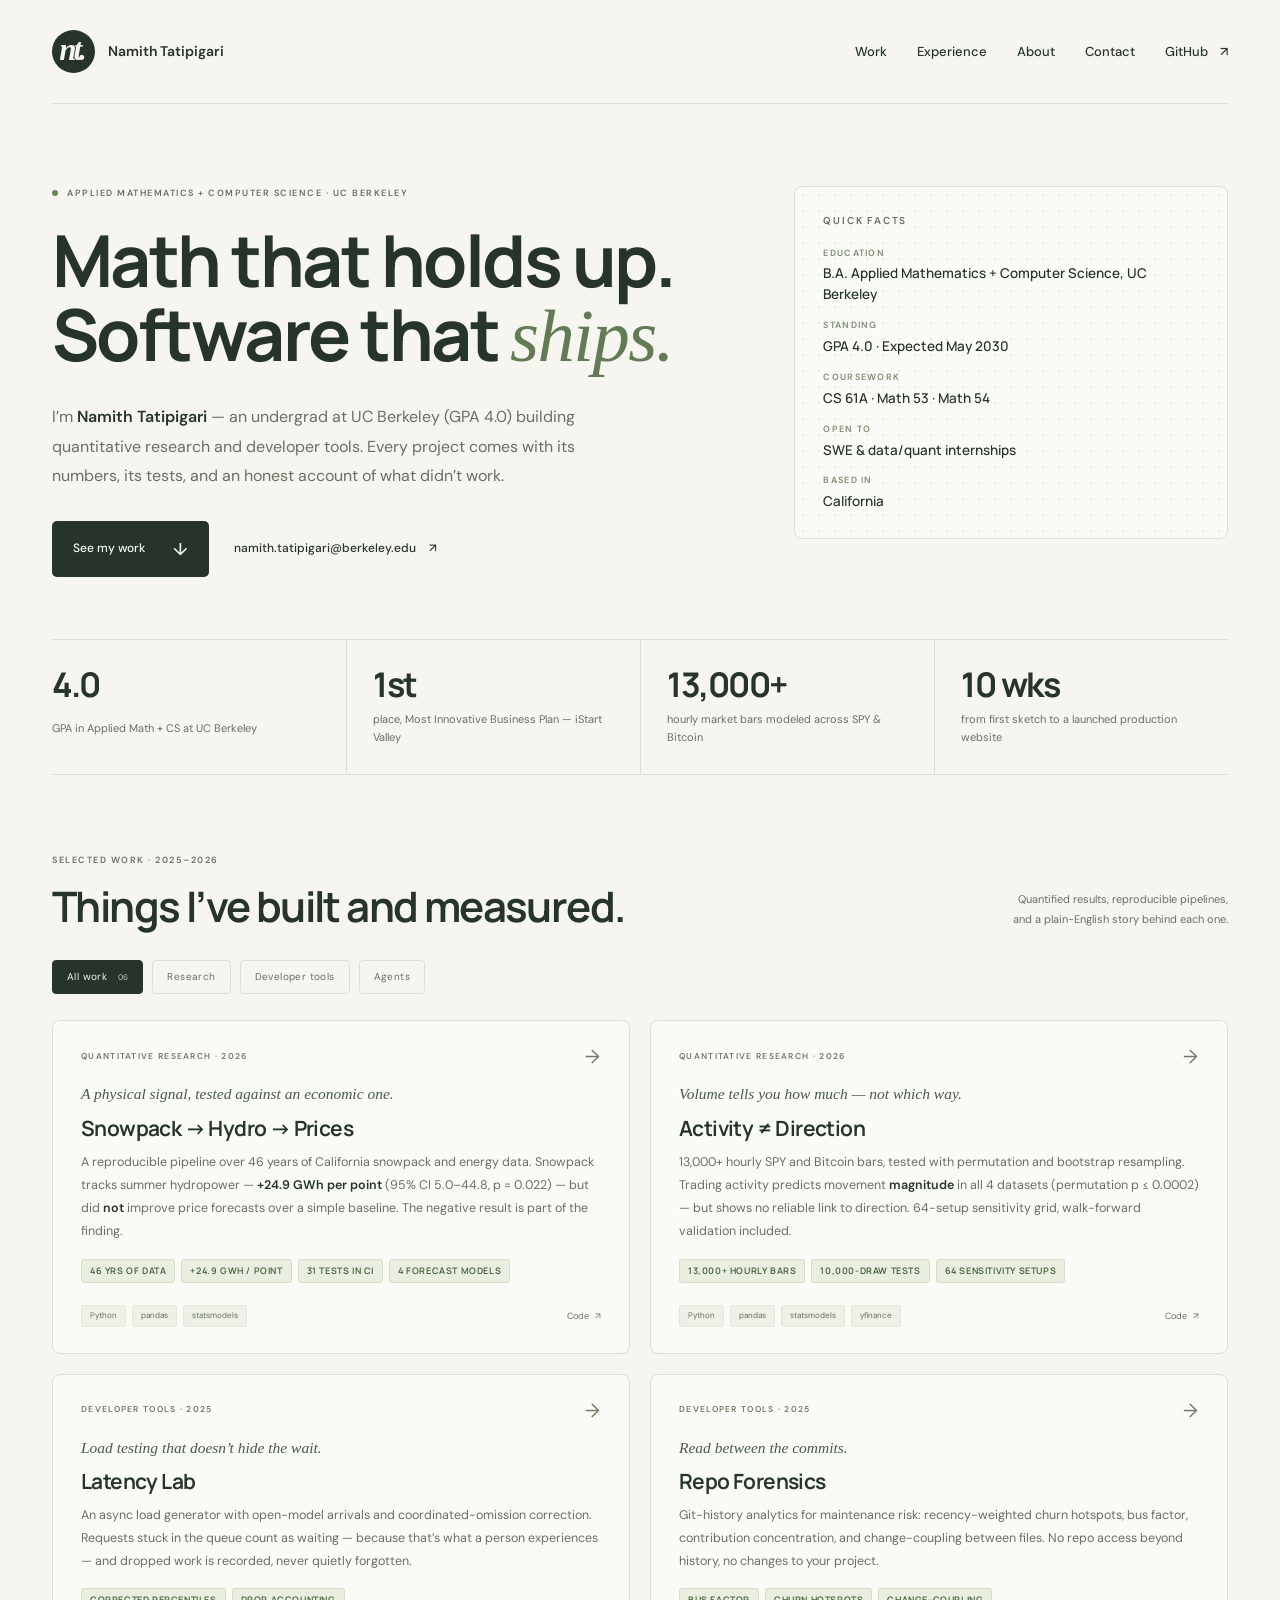
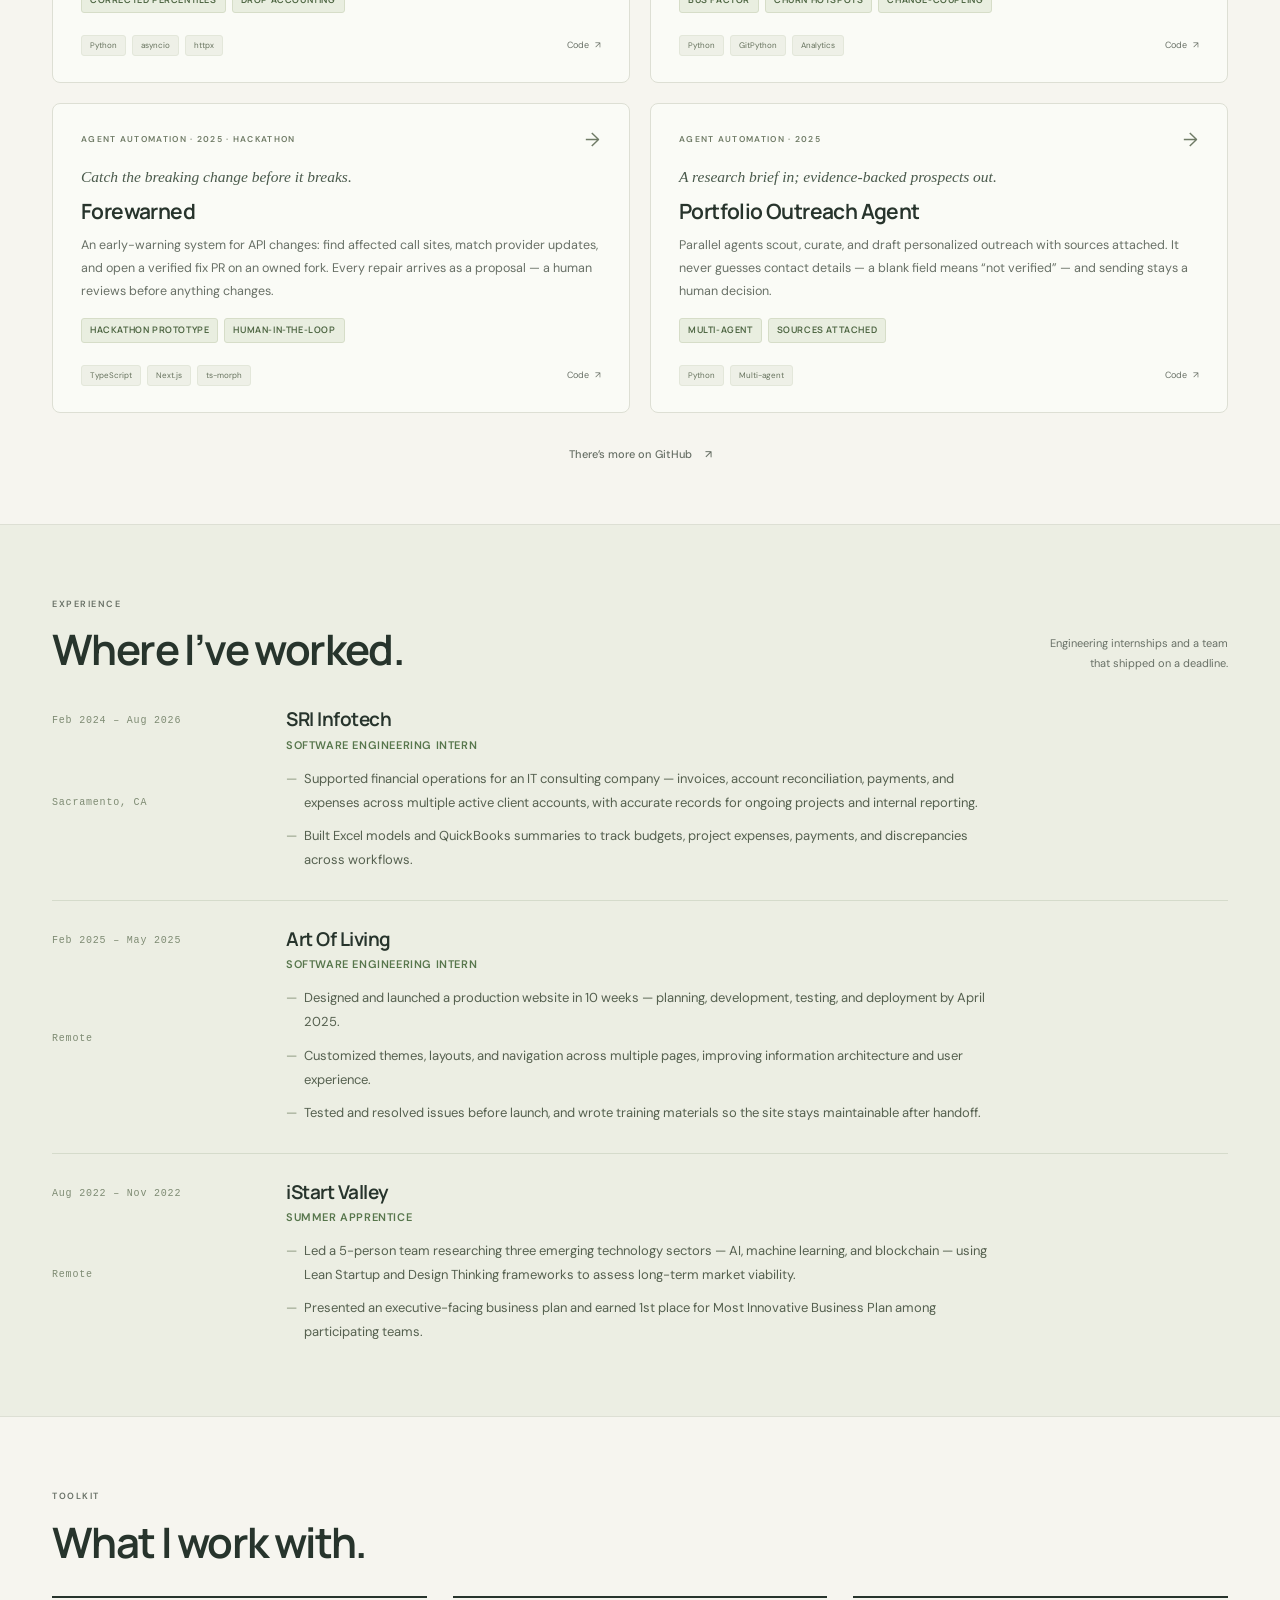
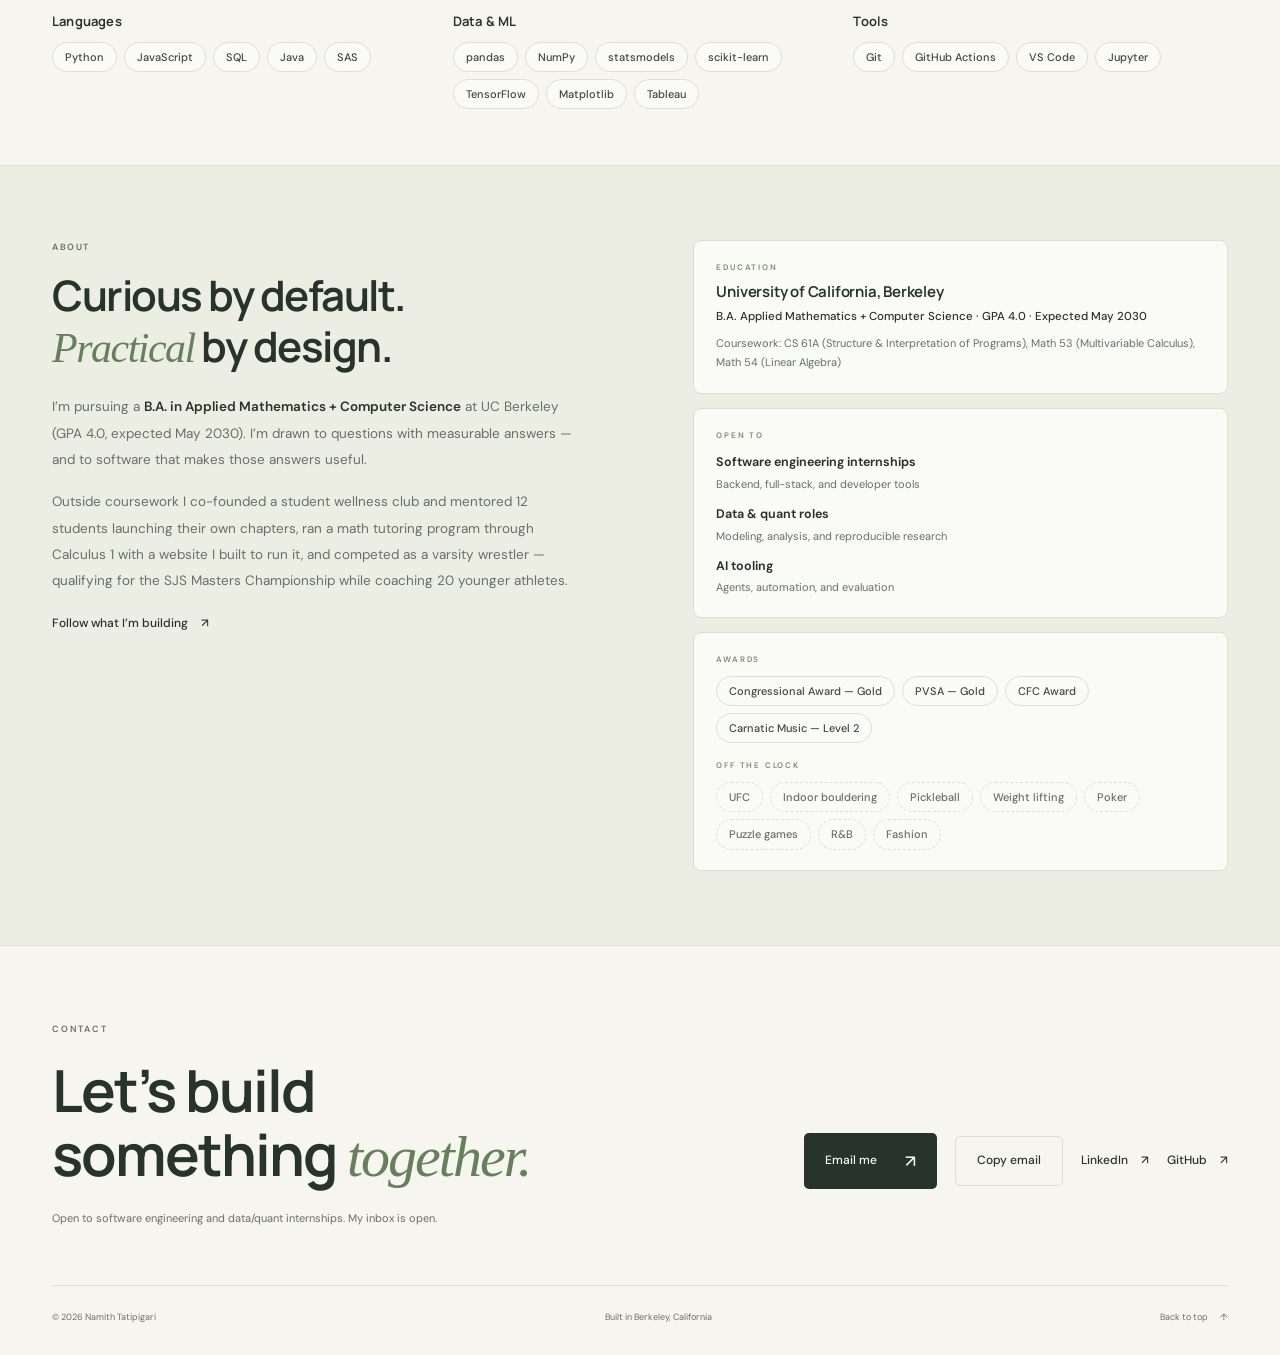
<file: index.html>
<!doctype html>
<html lang="en">
<head>
  <meta charset="utf-8">
  <meta name="viewport" content="width=device-width, initial-scale=1">
  <meta name="theme-color" content="#f6f5ef">
  <meta name="description" content="Namith Tatipigari — Applied Mathematics + Computer Science at UC Berkeley (GPA 4.0). Software engineering, quantitative research, and developer tools, with the evidence to back them up.">
  <meta property="og:type" content="website">
  <meta property="og:title" content="Namith Tatipigari — Applied Math + CS, UC Berkeley">
  <meta property="og:description" content="Software engineering, quantitative research, and developer tools. Every project ships with its numbers and its tests.">
  <meta property="og:url" content="https://namit1333.github.io/">
  <meta name="twitter:card" content="summary">
  <link rel="canonical" href="https://namit1333.github.io/">
  <link rel="icon" href="favicon.svg" type="image/svg+xml">
  <link rel="stylesheet" href="styles.css">
  <script src="script.js" defer></script>
  <title>Namith Tatipigari — Applied Math + CS, UC Berkeley</title>
</head>
<body>
  <a class="skip-link" href="#main">Skip to content</a>
  <header class="site-header wrap">
    <a class="wordmark" href="#" aria-label="Namith Tatipigari, home"><span class="monogram" aria-hidden="true">nt.</span><span>Namith Tatipigari</span></a>
    <nav aria-label="Main navigation">
      <a href="#work">Work</a>
      <a href="#experience">Experience</a>
      <a href="#about">About</a>
      <a href="#contact">Contact</a>
      <a class="nav-github" href="https://github.com/namit1333">GitHub <span aria-hidden="true">↗</span></a>
    </nav>
  </header>

  <main id="main">
    <section class="hero wrap" aria-labelledby="hero-title">
      <div class="hero-copy">
        <p class="eyebrow"><span class="status-dot" aria-hidden="true"></span> Applied Mathematics + Computer Science · UC Berkeley</p>
        <h1 id="hero-title">Math that holds up.<br>Software that <em>ships.</em></h1>
        <p class="hero-intro">I’m <strong>Namith Tatipigari</strong> — an undergrad at UC Berkeley (GPA 4.0) building quantitative research and developer tools. Every project comes with its numbers, its tests, and an honest account of what didn’t work.</p>
        <div class="hero-actions">
          <a class="button button-dark" href="#work">See my work <span aria-hidden="true">↓</span></a>
          <a class="text-link" href="mailto:namith.tatipigari@berkeley.edu">namith.tatipigari@berkeley.edu <span aria-hidden="true">↗</span></a>
        </div>
      </div>
      <aside class="fact-panel" aria-label="Quick facts">
        <p class="eyebrow">Quick facts</p>
        <dl class="fact-list">
          <div><dt>Education</dt><dd>B.A. Applied Mathematics + Computer Science, UC Berkeley</dd></div>
          <div><dt>Standing</dt><dd>GPA 4.0 · Expected May 2030</dd></div>
          <div><dt>Coursework</dt><dd>CS 61A · Math 53 · Math 54</dd></div>
          <div><dt>Open to</dt><dd>SWE &amp; data/quant internships</dd></div>
          <div><dt>Based in</dt><dd>California</dd></div>
        </dl>
      </aside>
    </section>

    <div class="stat-band wrap" role="list" aria-label="Highlights">
      <div class="stat" role="listitem"><strong>4.0</strong><span>GPA in Applied Math + CS at UC Berkeley</span></div>
      <div class="stat" role="listitem"><strong>1st</strong><span>place, Most Innovative Business Plan — iStart Valley</span></div>
      <div class="stat" role="listitem"><strong>13,000+</strong><span>hourly market bars modeled across SPY &amp; Bitcoin</span></div>
      <div class="stat" role="listitem"><strong>10 wks</strong><span>from first sketch to a launched production website</span></div>
    </div>

    <section id="work" class="work-section wrap" aria-labelledby="work-title">
      <div class="section-heading"><div><p class="eyebrow section-number">Selected work · 2025–2026</p><h2 id="work-title">Things I’ve built and measured.</h2></div><p>Quantified results, reproducible pipelines,<br>and a plain-English story behind each one.</p></div>
      <div class="filters" role="group" aria-label="Filter projects" hidden>
        <button type="button" class="filter is-active" data-filter="all" aria-pressed="true">All work <span>06</span></button>
        <button type="button" class="filter" data-filter="research" aria-pressed="false">Research</button>
        <button type="button" class="filter" data-filter="tools" aria-pressed="false">Developer tools</button>
        <button type="button" class="filter" data-filter="agents" aria-pressed="false">Agents</button>
      </div>
      <p id="filter-status" class="sr-only" role="status" aria-live="polite"></p>
      <div class="project-grid">
        <article class="project" data-category="research" aria-labelledby="snowpack-title">
          <div class="project-content">
            <div class="project-kicker"><span>Quantitative research · 2026</span><span class="project-arrow" aria-hidden="true">→</span></div>
            <p class="project-claim">A physical signal, tested against an economic one.</p>
            <h3 id="snowpack-title"><a class="project-link" href="projects/snowpack-hydro.html">Snowpack → Hydro → Prices</a></h3>
            <p class="project-desc">A reproducible pipeline over 46 years of California snowpack and energy data. Snowpack tracks summer hydropower — <strong>+24.9 GWh per point</strong> (95% CI 5.0–44.8, p = 0.022) — but did <strong>not</strong> improve price forecasts over a simple baseline. The negative result is part of the finding.</p>
            <ul class="metrics"><li>46 yrs of data</li><li>+24.9 GWh / point</li><li>31 tests in CI</li><li>4 forecast models</li></ul>
            <div class="project-bottom"><div class="tags"><span>Python</span><span>pandas</span><span>statsmodels</span></div><a class="source-label" href="https://github.com/namit1333/snowpack-hydro-prices">Code <span aria-hidden="true">↗</span></a></div>
          </div>
        </article>
        <article class="project" data-category="research" aria-labelledby="trading-title">
          <div class="project-content">
            <div class="project-kicker"><span>Quantitative research · 2026</span><span class="project-arrow" aria-hidden="true">→</span></div>
            <p class="project-claim">Volume tells you how much — not which way.</p>
            <h3 id="trading-title"><a class="project-link" href="projects/trading-activity.html">Activity ≠ Direction</a></h3>
            <p class="project-desc">13,000+ hourly SPY and Bitcoin bars, tested with permutation and bootstrap resampling. Trading activity predicts movement <strong>magnitude</strong> in all 4 datasets (permutation p ≤ 0.0002) — but shows no reliable link to direction. 64-setup sensitivity grid, walk-forward validation included.</p>
            <ul class="metrics"><li>13,000+ hourly bars</li><li>10,000-draw tests</li><li>64 sensitivity setups</li></ul>
            <div class="project-bottom"><div class="tags"><span>Python</span><span>pandas</span><span>statsmodels</span><span>yfinance</span></div><a class="source-label" href="https://github.com/namit1333/trading-activity-price-movement">Code <span aria-hidden="true">↗</span></a></div>
          </div>
        </article>
        <article class="project" data-category="tools" aria-labelledby="latency-title">
          <div class="project-content">
            <div class="project-kicker"><span>Developer tools · 2025</span><span class="project-arrow" aria-hidden="true">→</span></div>
            <p class="project-claim">Load testing that doesn’t hide the wait.</p>
            <h3 id="latency-title"><a class="project-link" href="projects/latency-lab.html">Latency Lab</a></h3>
            <p class="project-desc">An async load generator with open-model arrivals and coordinated-omission correction. Requests stuck in the queue count as waiting — because that’s what a person experiences — and dropped work is recorded, never quietly forgotten.</p>
            <ul class="metrics"><li>Corrected percentiles</li><li>Drop accounting</li></ul>
            <div class="project-bottom"><div class="tags"><span>Python</span><span>asyncio</span><span>httpx</span></div><a class="source-label" href="https://github.com/namit1333/latency-lab">Code <span aria-hidden="true">↗</span></a></div>
          </div>
        </article>
        <article class="project" data-category="tools" aria-labelledby="forensics-title">
          <div class="project-content">
            <div class="project-kicker"><span>Developer tools · 2025</span><span class="project-arrow" aria-hidden="true">→</span></div>
            <p class="project-claim">Read between the commits.</p>
            <h3 id="forensics-title"><a class="project-link" href="projects/repo-forensics.html">Repo Forensics</a></h3>
            <p class="project-desc">Git-history analytics for maintenance risk: recency-weighted churn hotspots, bus factor, contribution concentration, and change-coupling between files. No repo access beyond history, no changes to your project.</p>
            <ul class="metrics"><li>Bus factor</li><li>Churn hotspots</li><li>Change-coupling</li></ul>
            <div class="project-bottom"><div class="tags"><span>Python</span><span>GitPython</span><span>Analytics</span></div><a class="source-label" href="https://github.com/namit1333/repo-forensics">Code <span aria-hidden="true">↗</span></a></div>
          </div>
        </article>
        <article class="project" data-category="agents" aria-labelledby="forewarned-title">
          <div class="project-content">
            <div class="project-kicker"><span>Agent automation · 2025 · Hackathon</span><span class="project-arrow" aria-hidden="true">→</span></div>
            <p class="project-claim">Catch the breaking change before it breaks.</p>
            <h3 id="forewarned-title"><a class="project-link" href="projects/forewarned.html">Forewarned</a></h3>
            <p class="project-desc">An early-warning system for API changes: find affected call sites, match provider updates, and open a verified fix PR on an owned fork. Every repair arrives as a proposal — a human reviews before anything changes.</p>
            <ul class="metrics"><li>Hackathon prototype</li><li>Human-in-the-loop</li></ul>
            <div class="project-bottom"><div class="tags"><span>TypeScript</span><span>Next.js</span><span>ts-morph</span></div><a class="source-label" href="https://github.com/namit1333/C0MPILE-HACK----ForeWarned">Code <span aria-hidden="true">↗</span></a></div>
          </div>
        </article>
        <article class="project" data-category="agents" aria-labelledby="outreach-title">
          <div class="project-content">
            <div class="project-kicker"><span>Agent automation · 2025</span><span class="project-arrow" aria-hidden="true">→</span></div>
            <p class="project-claim">A research brief in; evidence-backed prospects out.</p>
            <h3 id="outreach-title"><a class="project-link" href="projects/outreach-agent.html">Portfolio Outreach Agent</a></h3>
            <p class="project-desc">Parallel agents scout, curate, and draft personalized outreach with sources attached. It never guesses contact details — a blank field means “not verified” — and sending stays a human decision.</p>
            <ul class="metrics"><li>Multi-agent</li><li>Sources attached</li></ul>
            <div class="project-bottom"><div class="tags"><span>Python</span><span>Multi-agent</span></div><a class="source-label" href="https://github.com/namit1333/portfolio-outreach-agent">Code <span aria-hidden="true">↗</span></a></div>
          </div>
        </article>
      </div>
      <a class="all-repos text-link" href="https://github.com/namit1333?tab=repositories">There’s more on GitHub <span aria-hidden="true">↗</span></a>
    </section>

    <section id="experience" class="experience-section" aria-labelledby="experience-title">
      <div class="wrap">
        <div class="section-heading"><div><p class="eyebrow section-number">Experience</p><h2 id="experience-title">Where I’ve worked.</h2></div><p>Engineering internships and a team<br>that shipped on a deadline.</p></div>
        <ol class="experience">
          <li class="exp-row">
            <div class="exp-when"><span>Feb 2024 – Aug 2026</span><span>Sacramento, CA</span></div>
            <div class="exp-main">
              <h3>SRI Infotech</h3>
              <p class="exp-role">Software Engineering Intern</p>
              <ul class="exp-points">
                <li>Supported financial operations for an IT consulting company — invoices, account reconciliation, payments, and expenses across multiple active client accounts, with accurate records for ongoing projects and internal reporting.</li>
                <li>Built Excel models and QuickBooks summaries to track budgets, project expenses, payments, and discrepancies across workflows.</li>
              </ul>
            </div>
          </li>
          <li class="exp-row">
            <div class="exp-when"><span>Feb 2025 – May 2025</span><span>Remote</span></div>
            <div class="exp-main">
              <h3>Art Of Living</h3>
              <p class="exp-role">Software Engineering Intern</p>
              <ul class="exp-points">
                <li>Designed and launched a production website in 10 weeks — planning, development, testing, and deployment by April 2025.</li>
                <li>Customized themes, layouts, and navigation across multiple pages, improving information architecture and user experience.</li>
                <li>Tested and resolved issues before launch, and wrote training materials so the site stays maintainable after handoff.</li>
              </ul>
            </div>
          </li>
          <li class="exp-row">
            <div class="exp-when"><span>Aug 2022 – Nov 2022</span><span>Remote</span></div>
            <div class="exp-main">
              <h3>iStart Valley</h3>
              <p class="exp-role">Summer Apprentice</p>
              <ul class="exp-points">
                <li>Led a 5-person team researching three emerging technology sectors — AI, machine learning, and blockchain — using Lean Startup and Design Thinking frameworks to assess long-term market viability.</li>
                <li>Presented an executive-facing business plan and earned 1st place for Most Innovative Business Plan among participating teams.</li>
              </ul>
            </div>
          </li>
        </ol>
      </div>
    </section>

    <section class="toolkit-section wrap" aria-labelledby="toolkit-title">
      <div class="section-heading"><div><p class="eyebrow section-number">Toolkit</p><h2 id="toolkit-title">What I work with.</h2></div></div>
      <div class="toolkit">
        <div class="tool-group"><h3>Languages</h3><ul class="chip-list"><li>Python</li><li>JavaScript</li><li>SQL</li><li>Java</li><li>SAS</li></ul></div>
        <div class="tool-group"><h3>Data &amp; ML</h3><ul class="chip-list"><li>pandas</li><li>NumPy</li><li>statsmodels</li><li>scikit-learn</li><li>TensorFlow</li><li>Matplotlib</li><li>Tableau</li></ul></div>
        <div class="tool-group"><h3>Tools</h3><ul class="chip-list"><li>Git</li><li>GitHub Actions</li><li>VS Code</li><li>Jupyter</li></ul></div>
      </div>
    </section>

    <section id="about" class="about-section" aria-labelledby="about-title">
      <div class="wrap about-layout">
        <div>
          <p class="eyebrow section-number">About</p>
          <h2 id="about-title">Curious by default.<br><em>Practical</em> by design.</h2>
          <p class="about-intro">I’m pursuing a <strong>B.A. in Applied Mathematics + Computer Science</strong> at UC Berkeley (GPA 4.0, expected May 2030). I’m drawn to questions with measurable answers — and to software that makes those answers useful.</p>
          <p class="about-intro">Outside coursework I co-founded a student wellness club and mentored 12 students launching their own chapters, ran a math tutoring program through Calculus 1 with a website I built to run it, and competed as a varsity wrestler — qualifying for the SJS Masters Championship while coaching 20 younger athletes.</p>
          <a class="text-link" href="https://github.com/namit1333">Follow what I’m building <span aria-hidden="true">↗</span></a>
        </div>
        <div class="about-panels">
          <div class="about-card">
            <p class="eyebrow">Education</p>
            <h3>University of California, Berkeley</h3>
            <p class="about-card-line">B.A. Applied Mathematics + Computer Science · GPA 4.0 · Expected May 2030</p>
            <p class="about-card-note">Coursework: CS 61A (Structure &amp; Interpretation of Programs), Math 53 (Multivariable Calculus), Math 54 (Linear Algebra)</p>
          </div>
          <div class="about-card">
            <p class="eyebrow">Open to</p>
            <ul class="open-list">
              <li><strong>Software engineering internships</strong><span>Backend, full-stack, and developer tools</span></li>
              <li><strong>Data &amp; quant roles</strong><span>Modeling, analysis, and reproducible research</span></li>
              <li><strong>AI tooling</strong><span>Agents, automation, and evaluation</span></li>
            </ul>
          </div>
          <div class="about-card">
            <p class="eyebrow">Awards</p>
            <ul class="chip-list"><li>Congressional Award — Gold</li><li>PVSA — Gold</li><li>CFC Award</li><li>Carnatic Music — Level 2</li></ul>
            <p class="eyebrow aside">Off the clock</p>
            <ul class="chip-list quiet"><li>UFC</li><li>Indoor bouldering</li><li>Pickleball</li><li>Weight lifting</li><li>Poker</li><li>Puzzle games</li><li>R&amp;B</li><li>Fashion</li></ul>
          </div>
        </div>
      </div>
    </section>

    <section id="contact" class="contact-section wrap" aria-labelledby="contact-title">
      <p class="eyebrow">Contact</p>
      <div class="contact-row">
        <h2 id="contact-title">Let’s build<br>something <em>together.</em></h2>
        <div class="contact-actions">
          <a class="button button-dark" href="mailto:namith.tatipigari@berkeley.edu">Email me <span aria-hidden="true">↗</span></a>
          <button type="button" class="button button-quiet" id="copy-email" data-email="namith.tatipigari@berkeley.edu">Copy email</button>
          <a class="text-link" href="https://linkedin.com/in/namith-tatipigari">LinkedIn <span aria-hidden="true">↗</span></a>
          <a class="text-link" href="https://github.com/namit1333">GitHub <span aria-hidden="true">↗</span></a>
        </div>
      </div>
      <p class="contact-note">Open to software engineering and data/quant internships. My inbox is open.</p>
    </section>
  </main>
  <footer class="site-footer wrap"><span>© <span id="year">2026</span> Namith Tatipigari</span><span>Built in Berkeley, California</span><a href="#">Back to top <span aria-hidden="true">↑</span></a></footer>
</body>
</html>
</file>
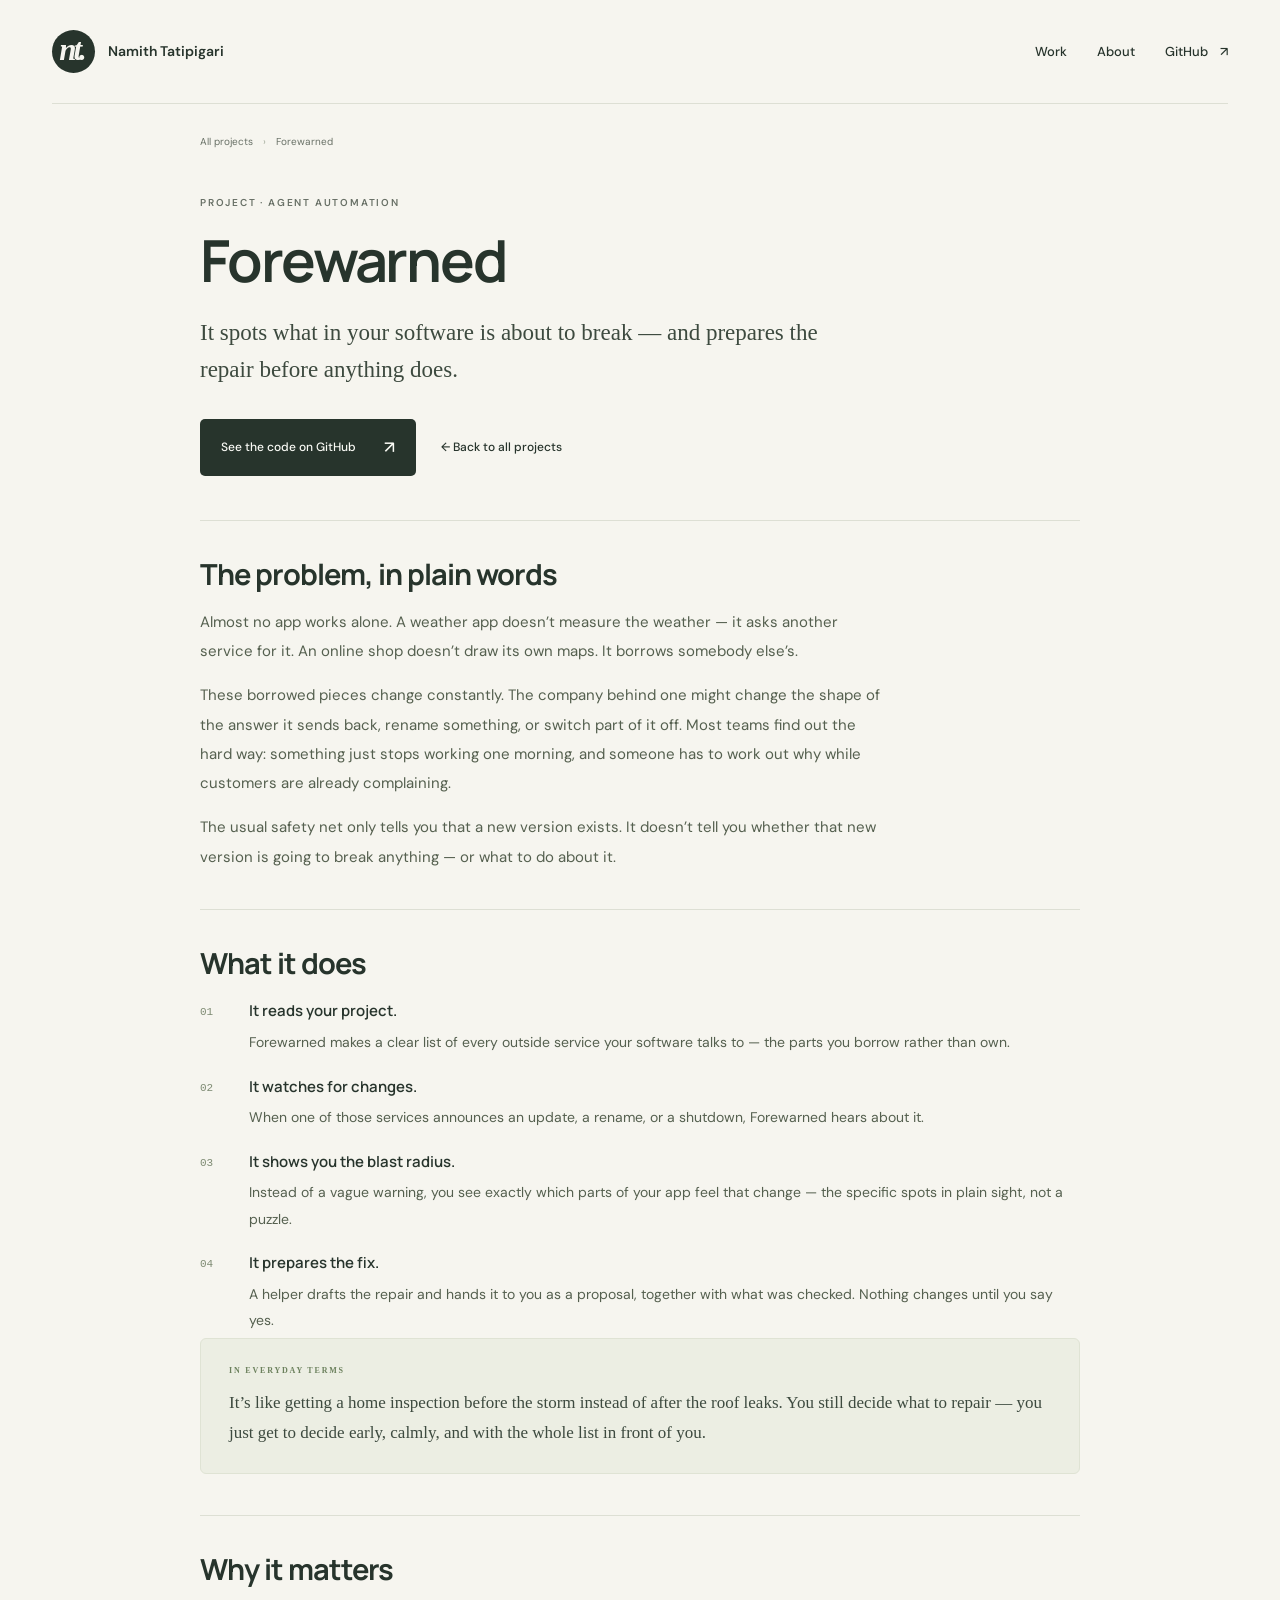
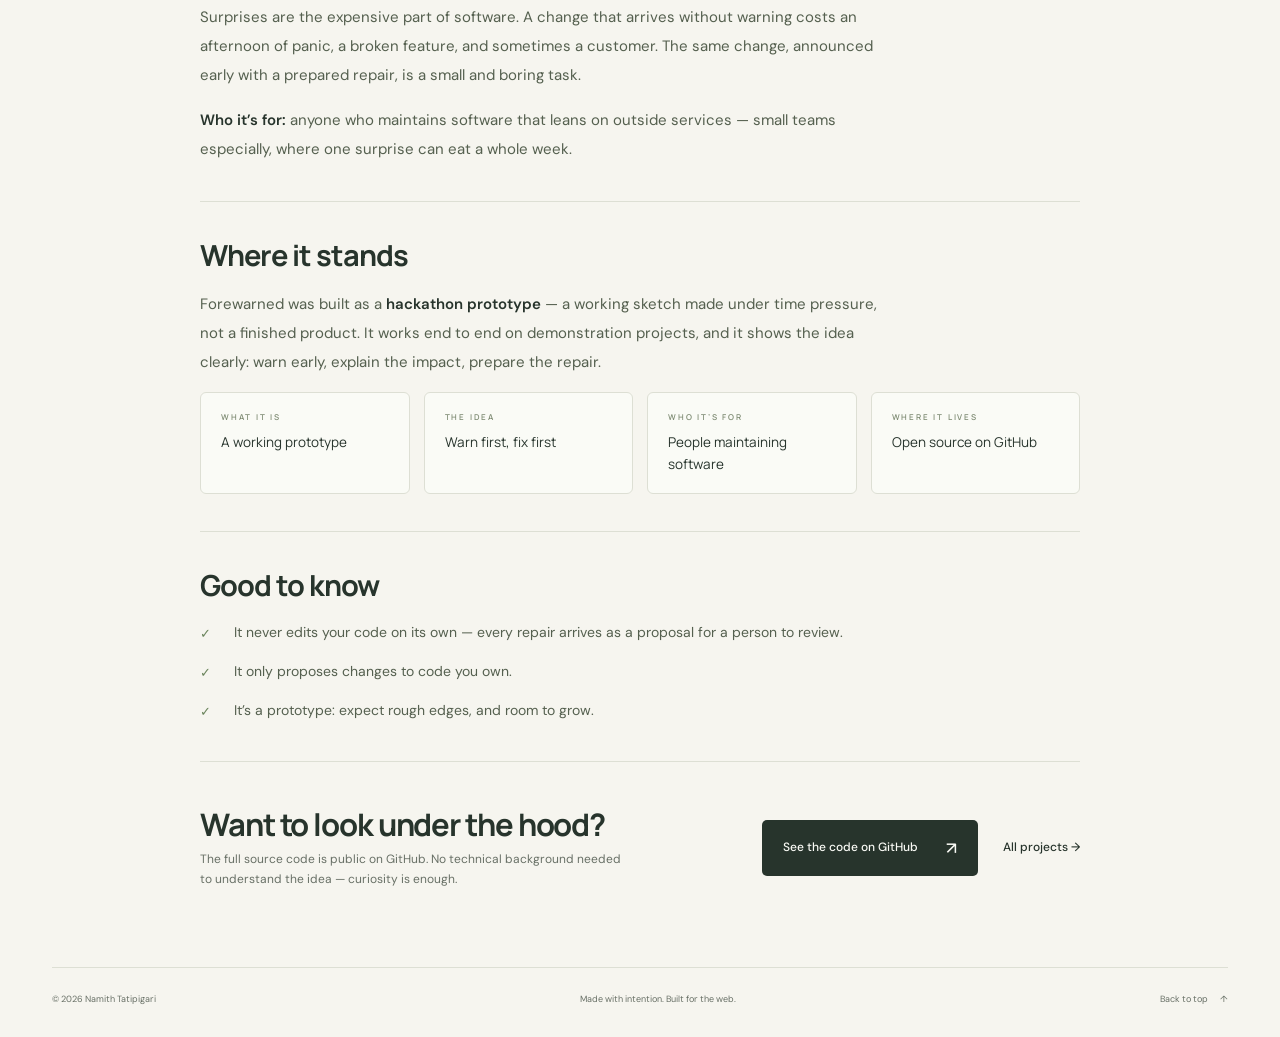
<file: projects/forewarned.html>
<!doctype html>
<html lang="en">
<head>
  <meta charset="utf-8">
  <meta name="viewport" content="width=device-width, initial-scale=1">
  <meta name="theme-color" content="#f6f5ef">
  <meta name="description" content="Forewarned, explained in plain language: an early-warning system that tells you what in your software is about to break — and prepares the repair before anything does.">
  <meta property="og:type" content="article">
  <meta property="og:title" content="Forewarned, explained — Namith Tatipigari">
  <meta property="og:description" content="It spots what in your software is about to break, and prepares the repair before anything does. No technical background needed.">
  <link rel="canonical" href="https://namit1333.github.io/projects/forewarned.html">
  <link rel="icon" href="../favicon.svg" type="image/svg+xml">
  <link rel="stylesheet" href="../styles.css">
  <script src="../script.js" defer></script>
  <title>Forewarned, explained — Namith Tatipigari</title>
</head>
<body>
  <a class="skip-link" href="#main">Skip to content</a>
  <header class="site-header wrap">
    <a class="wordmark" href="../index.html" aria-label="Namith Tatipigari, home"><span class="monogram" aria-hidden="true">nt.</span><span>Namith Tatipigari</span></a>
    <nav aria-label="Main navigation">
      <a href="../index.html#work">Work</a>
      <a href="../index.html#about">About</a>
      <a class="nav-github" href="https://github.com/namit1333">GitHub <span aria-hidden="true">↗</span></a>
    </nav>
  </header>

  <main id="main" class="story">
    <nav class="breadcrumbs" aria-label="Breadcrumb">
      <a href="../index.html#work">All projects</a>
      <span aria-hidden="true">›</span>
      <span aria-current="page">Forewarned</span>
    </nav>

    <header class="story-hero">
      <p class="eyebrow">Project · Agent automation</p>
      <h1>Forewarned</h1>
      <p class="story-lede">It spots what in your software is about to break — and prepares the repair before anything does.</p>
      <div class="hero-actions">
        <a class="button button-dark" href="https://github.com/namit1333/C0MPILE-HACK----ForeWarned">See the code on GitHub <span aria-hidden="true">↗</span></a>
        <a class="text-link" href="../index.html#work">← Back to all projects</a>
      </div>
    </header>

    <section class="story-section" aria-labelledby="forewarned-problem">
      <h2 id="forewarned-problem">The problem, in plain words</h2>
      <p>Almost no app works alone. A weather app doesn’t measure the weather — it asks another service for it. An online shop doesn’t draw its own maps. It borrows somebody else’s.</p>
      <p>These borrowed pieces change constantly. The company behind one might change the shape of the answer it sends back, rename something, or switch part of it off. Most teams find out the hard way: something just stops working one morning, and someone has to work out why while customers are already complaining.</p>
      <p>The usual safety net only tells you that a new version exists. It doesn’t tell you whether that new version is going to break anything — or what to do about it.</p>
    </section>

    <section class="story-section" aria-labelledby="forewarned-how">
      <h2 id="forewarned-how">What it does</h2>
      <ol class="story-list">
        <li><strong>It reads your project.</strong>Forewarned makes a clear list of every outside service your software talks to — the parts you borrow rather than own.</li>
        <li><strong>It watches for changes.</strong>When one of those services announces an update, a rename, or a shutdown, Forewarned hears about it.</li>
        <li><strong>It shows you the blast radius.</strong>Instead of a vague warning, you see exactly which parts of your app feel that change — the specific spots in plain sight, not a puzzle.</li>
        <li><strong>It prepares the fix.</strong>A helper drafts the repair and hands it to you as a proposal, together with what was checked. Nothing changes until you say yes.</li>
      </ol>
      <div class="story-callout">
        <p class="eyebrow">In everyday terms</p>
        <p>It’s like getting a home inspection before the storm instead of after the roof leaks. You still decide what to repair — you just get to decide early, calmly, and with the whole list in front of you.</p>
      </div>
    </section>

    <section class="story-section" aria-labelledby="forewarned-why">
      <h2 id="forewarned-why">Why it matters</h2>
      <p>Surprises are the expensive part of software. A change that arrives without warning costs an afternoon of panic, a broken feature, and sometimes a customer. The same change, announced early with a prepared repair, is a small and boring task.</p>
      <p><strong>Who it’s for:</strong> anyone who maintains software that leans on outside services — small teams especially, where one surprise can eat a whole week.</p>
    </section>

    <section class="story-section" aria-labelledby="forewarned-status">
      <h2 id="forewarned-status">Where it stands</h2>
      <p>Forewarned was built as a <strong>hackathon prototype</strong> — a working sketch made under time pressure, not a finished product. It works end to end on demonstration projects, and it shows the idea clearly: warn early, explain the impact, prepare the repair.</p>
      <div class="story-facts">
        <div class="story-fact"><p class="eyebrow">What it is</p><p>A working prototype</p></div>
        <div class="story-fact"><p class="eyebrow">The idea</p><p>Warn first, fix first</p></div>
        <div class="story-fact"><p class="eyebrow">Who it’s for</p><p>People maintaining software</p></div>
        <div class="story-fact"><p class="eyebrow">Where it lives</p><p>Open source on GitHub</p></div>
      </div>
    </section>

    <section class="story-section" aria-labelledby="forewarned-notes">
      <h2 id="forewarned-notes">Good to know</h2>
      <ul class="story-checks">
        <li>It never edits your code on its own — every repair arrives as a proposal for a person to review.</li>
        <li>It only proposes changes to code you own.</li>
        <li>It’s a prototype: expect rough edges, and room to grow.</li>
      </ul>
    </section>

    <section class="story-end">
      <div>
        <h2>Want to look under the hood?</h2>
        <p>The full source code is public on GitHub. No technical background needed to understand the idea — curiosity is enough.</p>
      </div>
      <div class="hero-actions">
        <a class="button button-dark" href="https://github.com/namit1333/C0MPILE-HACK----ForeWarned">See the code on GitHub <span aria-hidden="true">↗</span></a>
        <a class="text-link" href="../index.html#work">All projects →</a>
      </div>
    </section>
  </main>

  <footer class="site-footer wrap"><span>© <span id="year">2026</span> Namith Tatipigari</span><span>Made with intention. Built for the web.</span><a href="#">Back to top <span aria-hidden="true">↑</span></a></footer>
</body>
</html>
</file>
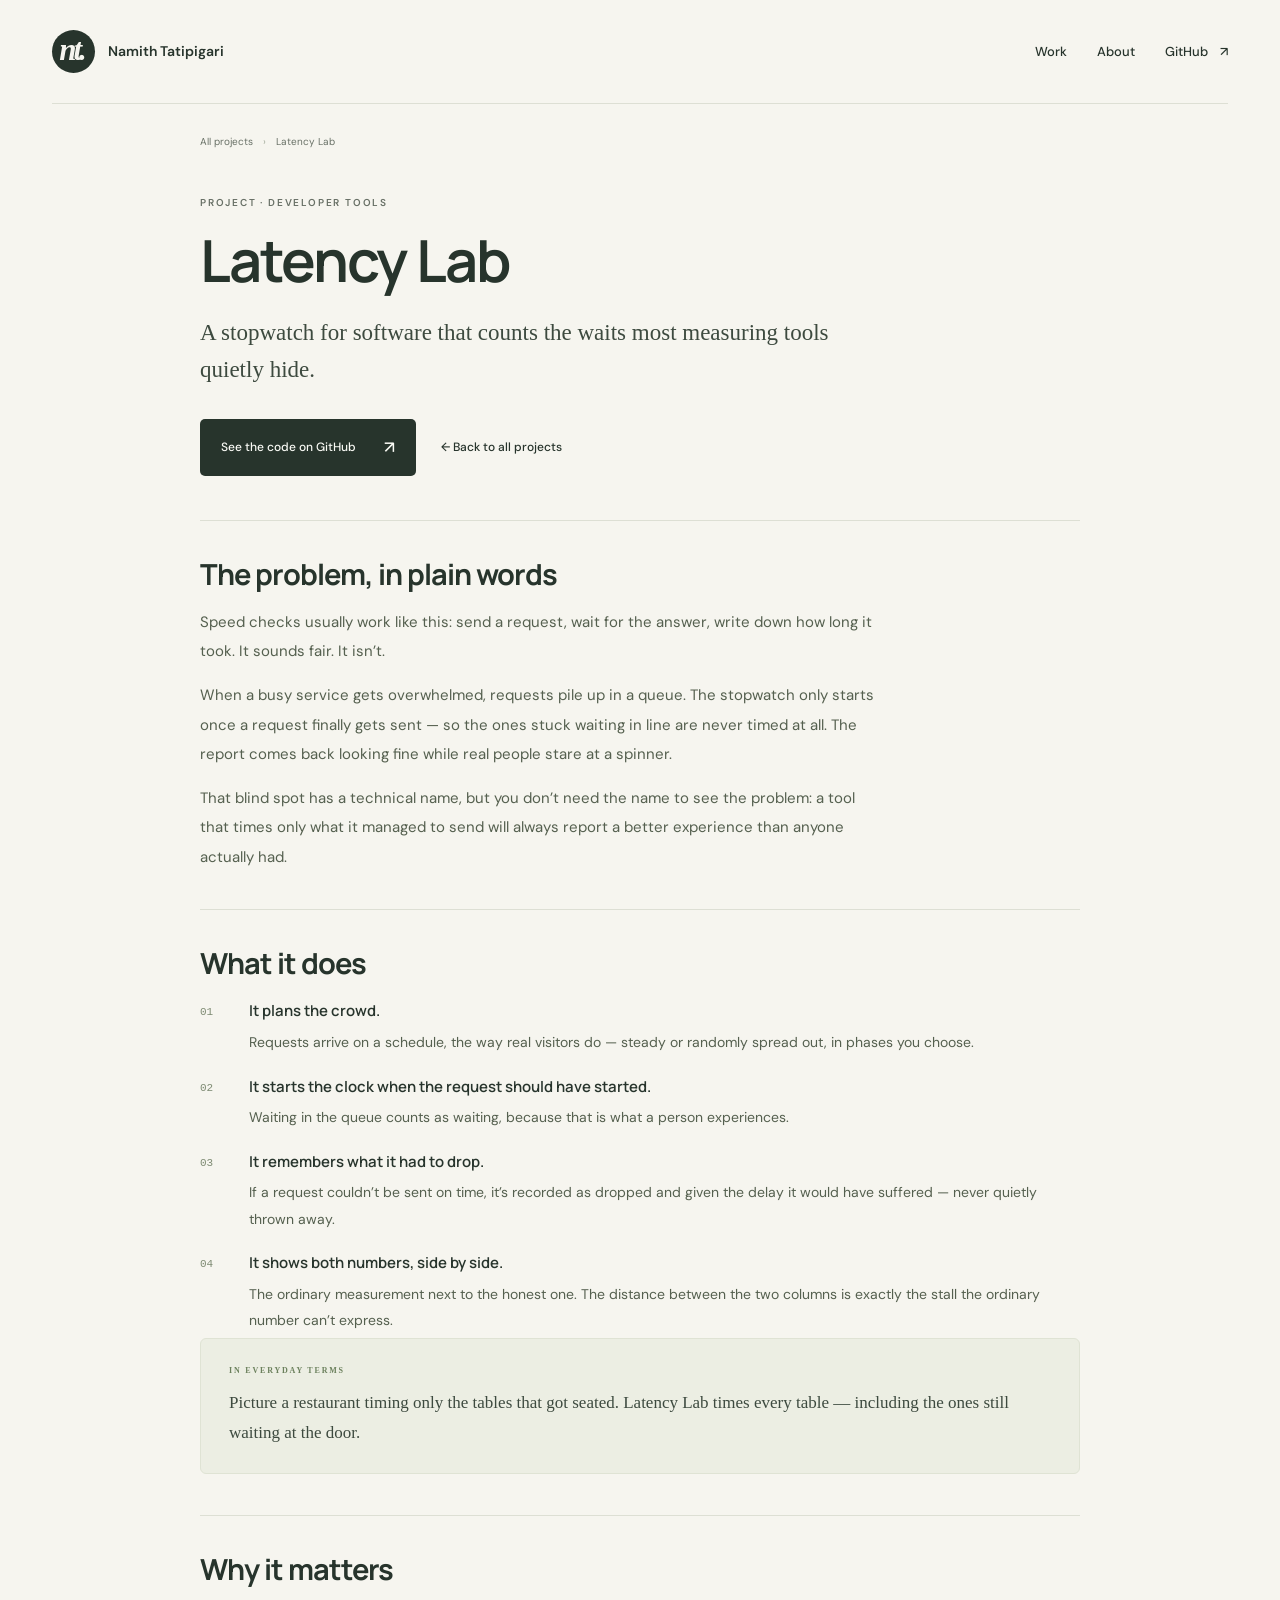
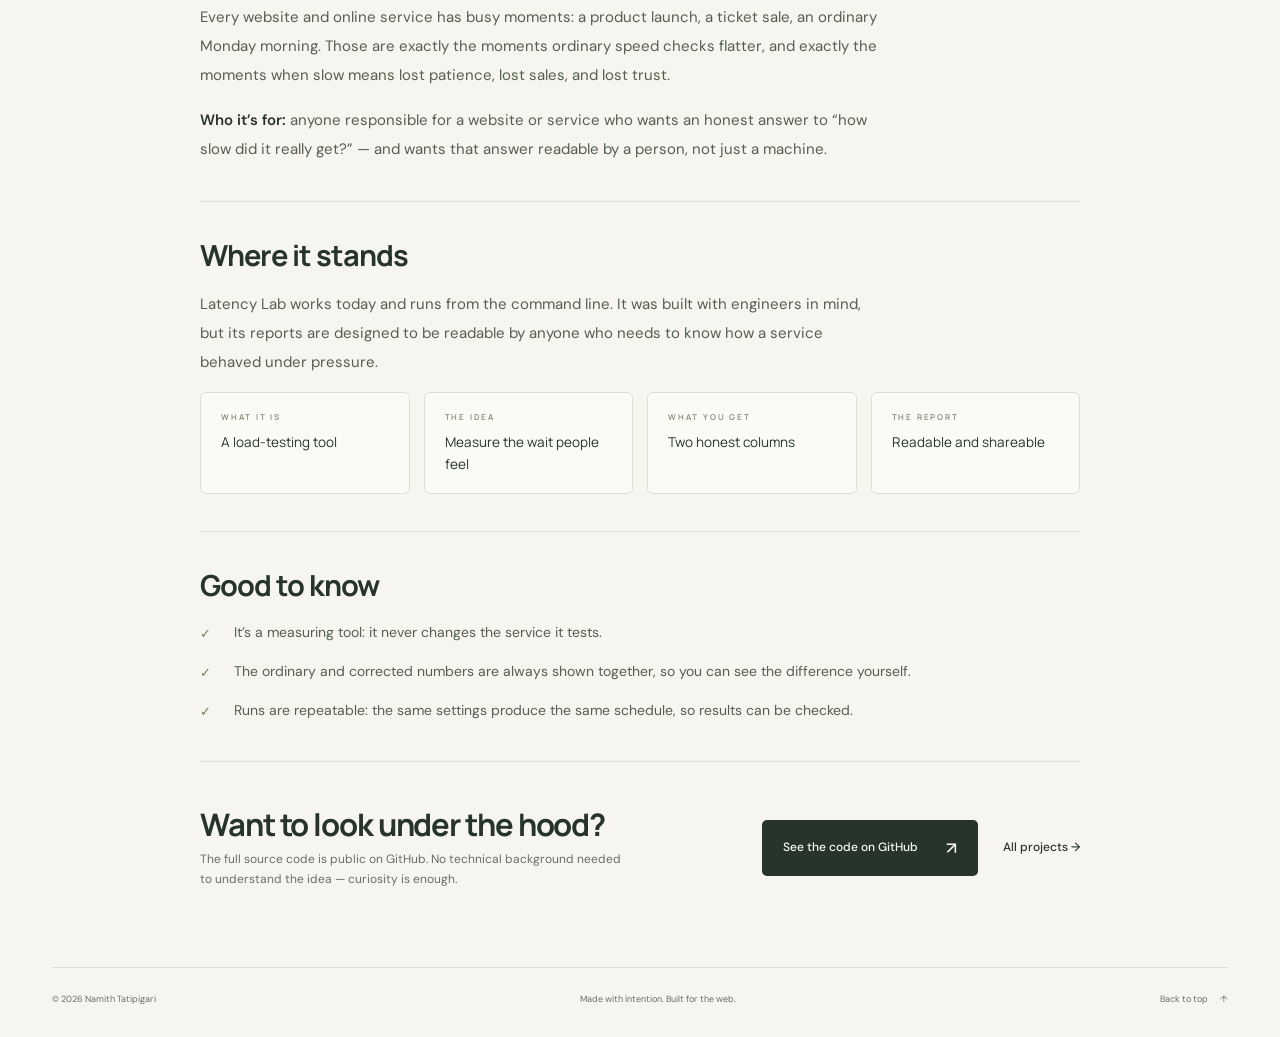
<file: projects/latency-lab.html>
<!doctype html>
<html lang="en">
<head>
  <meta charset="utf-8">
  <meta name="viewport" content="width=device-width, initial-scale=1">
  <meta name="theme-color" content="#f6f5ef">
  <meta name="description" content="Latency Lab, explained in plain language: a speed test for software that counts the waiting most measuring tools quietly hide.">
  <meta property="og:type" content="article">
  <meta property="og:title" content="Latency Lab, explained — Namith Tatipigari">
  <meta property="og:description" content="A speed test for software that counts the waits most tools quietly hide. No technical background needed.">
  <link rel="canonical" href="https://namit1333.github.io/projects/latency-lab.html">
  <link rel="icon" href="../favicon.svg" type="image/svg+xml">
  <link rel="stylesheet" href="../styles.css">
  <script src="../script.js" defer></script>
  <title>Latency Lab, explained — Namith Tatipigari</title>
</head>
<body>
  <a class="skip-link" href="#main">Skip to content</a>
  <header class="site-header wrap">
    <a class="wordmark" href="../index.html" aria-label="Namith Tatipigari, home"><span class="monogram" aria-hidden="true">nt.</span><span>Namith Tatipigari</span></a>
    <nav aria-label="Main navigation">
      <a href="../index.html#work">Work</a>
      <a href="../index.html#about">About</a>
      <a class="nav-github" href="https://github.com/namit1333">GitHub <span aria-hidden="true">↗</span></a>
    </nav>
  </header>

  <main id="main" class="story">
    <nav class="breadcrumbs" aria-label="Breadcrumb">
      <a href="../index.html#work">All projects</a>
      <span aria-hidden="true">›</span>
      <span aria-current="page">Latency Lab</span>
    </nav>

    <header class="story-hero">
      <p class="eyebrow">Project · Developer tools</p>
      <h1>Latency Lab</h1>
      <p class="story-lede">A stopwatch for software that counts the waits most measuring tools quietly hide.</p>
      <div class="hero-actions">
        <a class="button button-dark" href="https://github.com/namit1333/latency-lab">See the code on GitHub <span aria-hidden="true">↗</span></a>
        <a class="text-link" href="../index.html#work">← Back to all projects</a>
      </div>
    </header>

    <section class="story-section" aria-labelledby="latency-problem">
      <h2 id="latency-problem">The problem, in plain words</h2>
      <p>Speed checks usually work like this: send a request, wait for the answer, write down how long it took. It sounds fair. It isn’t.</p>
      <p>When a busy service gets overwhelmed, requests pile up in a queue. The stopwatch only starts once a request finally gets sent — so the ones stuck waiting in line are never timed at all. The report comes back looking fine while real people stare at a spinner.</p>
      <p>That blind spot has a technical name, but you don’t need the name to see the problem: a tool that times only what it managed to send will always report a better experience than anyone actually had.</p>
    </section>

    <section class="story-section" aria-labelledby="latency-how">
      <h2 id="latency-how">What it does</h2>
      <ol class="story-list">
        <li><strong>It plans the crowd.</strong>Requests arrive on a schedule, the way real visitors do — steady or randomly spread out, in phases you choose.</li>
        <li><strong>It starts the clock when the request should have started.</strong>Waiting in the queue counts as waiting, because that is what a person experiences.</li>
        <li><strong>It remembers what it had to drop.</strong>If a request couldn’t be sent on time, it’s recorded as dropped and given the delay it would have suffered — never quietly thrown away.</li>
        <li><strong>It shows both numbers, side by side.</strong>The ordinary measurement next to the honest one. The distance between the two columns is exactly the stall the ordinary number can’t express.</li>
      </ol>
      <div class="story-callout">
        <p class="eyebrow">In everyday terms</p>
        <p>Picture a restaurant timing only the tables that got seated. Latency Lab times every table — including the ones still waiting at the door.</p>
      </div>
    </section>

    <section class="story-section" aria-labelledby="latency-why">
      <h2 id="latency-why">Why it matters</h2>
      <p>Every website and online service has busy moments: a product launch, a ticket sale, an ordinary Monday morning. Those are exactly the moments ordinary speed checks flatter, and exactly the moments when slow means lost patience, lost sales, and lost trust.</p>
      <p><strong>Who it’s for:</strong> anyone responsible for a website or service who wants an honest answer to “how slow did it really get?” — and wants that answer readable by a person, not just a machine.</p>
    </section>

    <section class="story-section" aria-labelledby="latency-status">
      <h2 id="latency-status">Where it stands</h2>
      <p>Latency Lab works today and runs from the command line. It was built with engineers in mind, but its reports are designed to be readable by anyone who needs to know how a service behaved under pressure.</p>
      <div class="story-facts">
        <div class="story-fact"><p class="eyebrow">What it is</p><p>A load-testing tool</p></div>
        <div class="story-fact"><p class="eyebrow">The idea</p><p>Measure the wait people feel</p></div>
        <div class="story-fact"><p class="eyebrow">What you get</p><p>Two honest columns</p></div>
        <div class="story-fact"><p class="eyebrow">The report</p><p>Readable and shareable</p></div>
      </div>
    </section>

    <section class="story-section" aria-labelledby="latency-notes">
      <h2 id="latency-notes">Good to know</h2>
      <ul class="story-checks">
        <li>It’s a measuring tool: it never changes the service it tests.</li>
        <li>The ordinary and corrected numbers are always shown together, so you can see the difference yourself.</li>
        <li>Runs are repeatable: the same settings produce the same schedule, so results can be checked.</li>
      </ul>
    </section>

    <section class="story-end">
      <div>
        <h2>Want to look under the hood?</h2>
        <p>The full source code is public on GitHub. No technical background needed to understand the idea — curiosity is enough.</p>
      </div>
      <div class="hero-actions">
        <a class="button button-dark" href="https://github.com/namit1333/latency-lab">See the code on GitHub <span aria-hidden="true">↗</span></a>
        <a class="text-link" href="../index.html#work">All projects →</a>
      </div>
    </section>
  </main>

  <footer class="site-footer wrap"><span>© <span id="year">2026</span> Namith Tatipigari</span><span>Made with intention. Built for the web.</span><a href="#">Back to top <span aria-hidden="true">↑</span></a></footer>
</body>
</html>
</file>
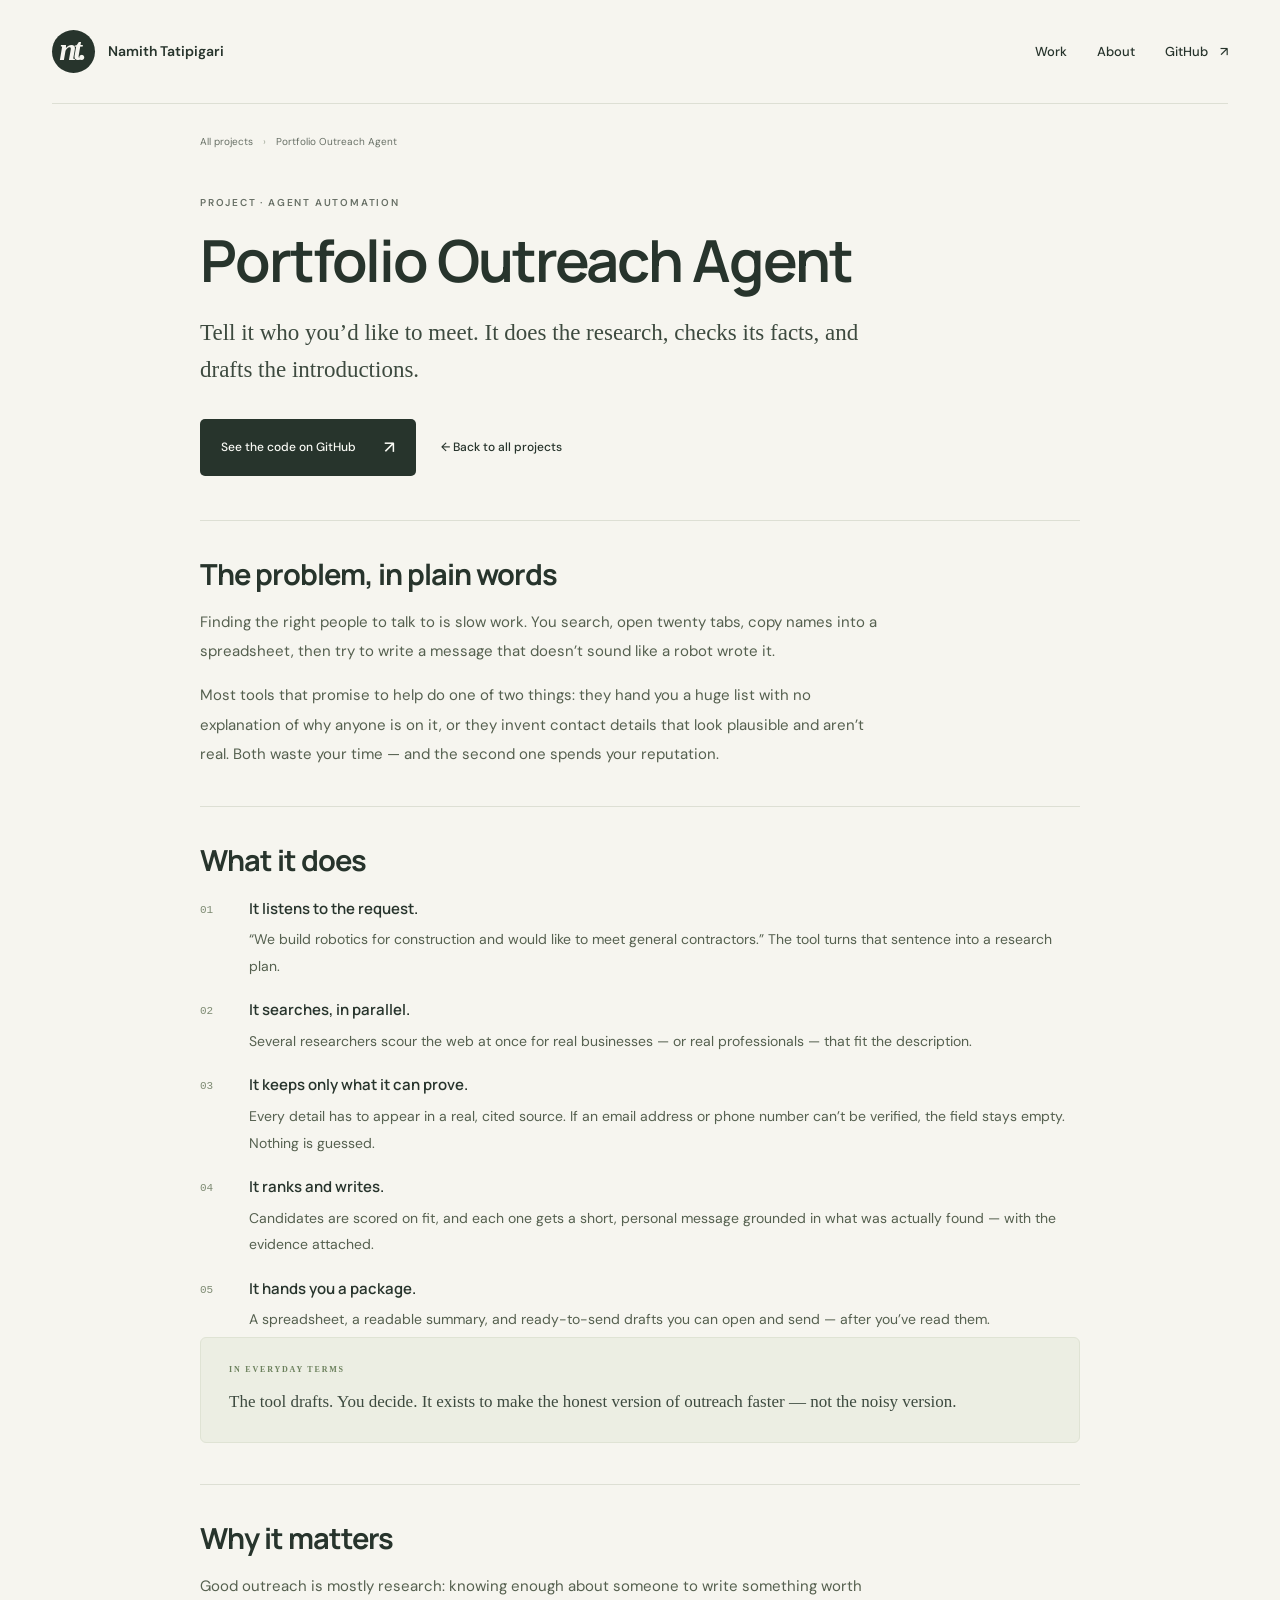
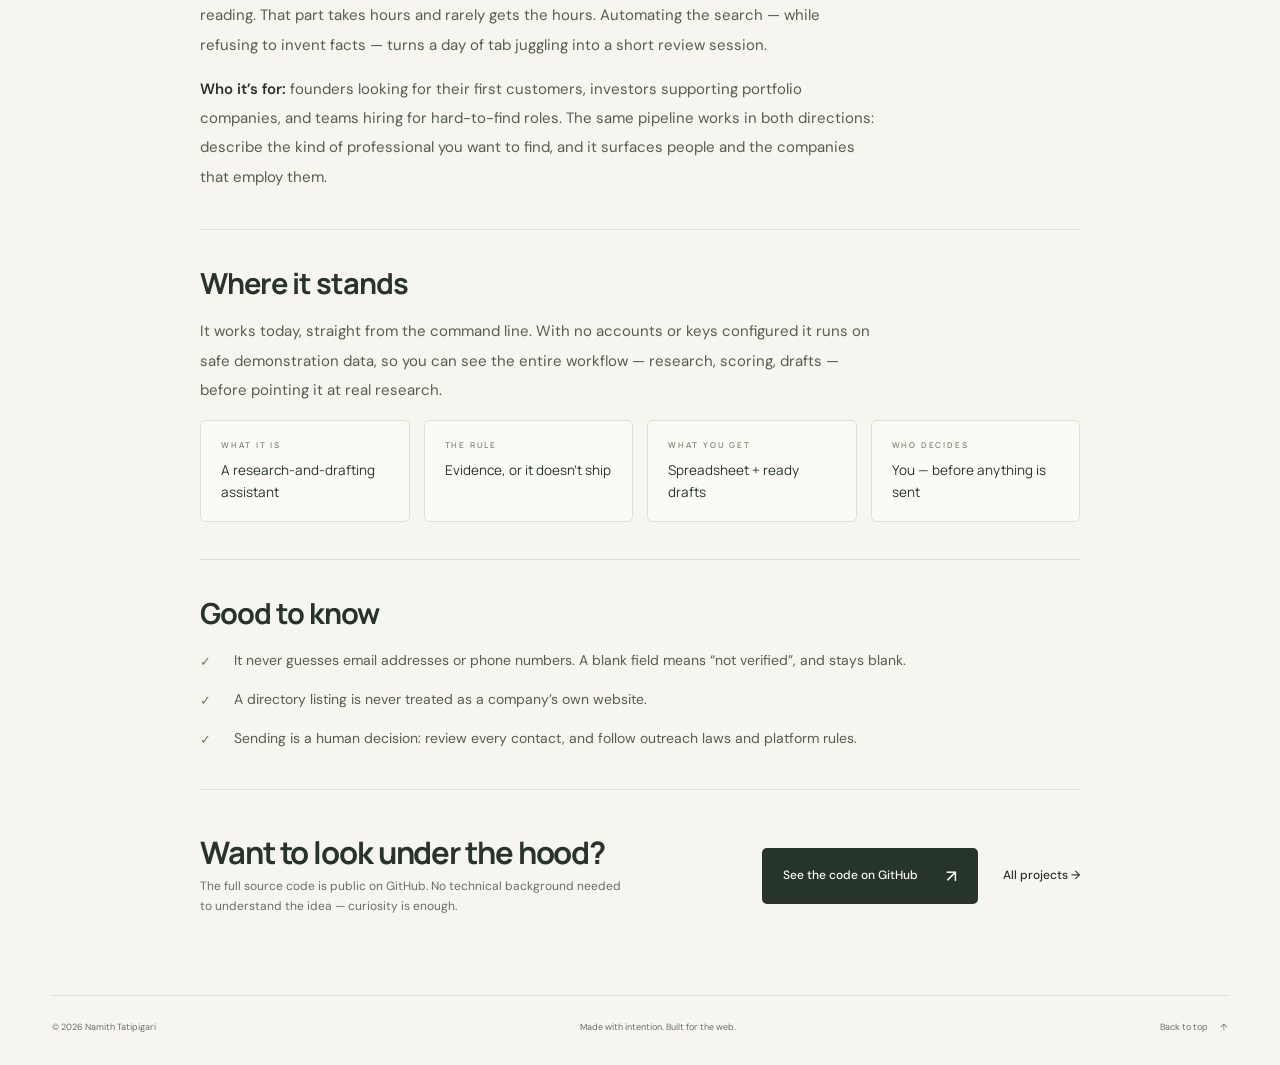
<file: projects/outreach-agent.html>
<!doctype html>
<html lang="en">
<head>
  <meta charset="utf-8">
  <meta name="viewport" content="width=device-width, initial-scale=1">
  <meta name="theme-color" content="#f6f5ef">
  <meta name="description" content="Portfolio Outreach Agent, explained in plain language: tell it who you'd like to meet and it researches, checks its facts, and drafts the introductions.">
  <meta property="og:type" content="article">
  <meta property="og:title" content="Portfolio Outreach Agent, explained — Namith Tatipigari">
  <meta property="og:description" content="Tell it who you'd like to meet. It does the research, checks its facts, and drafts the introductions. No technical background needed.">
  <link rel="canonical" href="https://namit1333.github.io/projects/outreach-agent.html">
  <link rel="icon" href="../favicon.svg" type="image/svg+xml">
  <link rel="stylesheet" href="../styles.css">
  <script src="../script.js" defer></script>
  <title>Portfolio Outreach Agent, explained — Namith Tatipigari</title>
</head>
<body>
  <a class="skip-link" href="#main">Skip to content</a>
  <header class="site-header wrap">
    <a class="wordmark" href="../index.html" aria-label="Namith Tatipigari, home"><span class="monogram" aria-hidden="true">nt.</span><span>Namith Tatipigari</span></a>
    <nav aria-label="Main navigation">
      <a href="../index.html#work">Work</a>
      <a href="../index.html#about">About</a>
      <a class="nav-github" href="https://github.com/namit1333">GitHub <span aria-hidden="true">↗</span></a>
    </nav>
  </header>

  <main id="main" class="story">
    <nav class="breadcrumbs" aria-label="Breadcrumb">
      <a href="../index.html#work">All projects</a>
      <span aria-hidden="true">›</span>
      <span aria-current="page">Portfolio Outreach Agent</span>
    </nav>

    <header class="story-hero">
      <p class="eyebrow">Project · Agent automation</p>
      <h1>Portfolio Outreach Agent</h1>
      <p class="story-lede">Tell it who you’d like to meet. It does the research, checks its facts, and drafts the introductions.</p>
      <div class="hero-actions">
        <a class="button button-dark" href="https://github.com/namit1333/portfolio-outreach-agent">See the code on GitHub <span aria-hidden="true">↗</span></a>
        <a class="text-link" href="../index.html#work">← Back to all projects</a>
      </div>
    </header>

    <section class="story-section" aria-labelledby="outreach-problem">
      <h2 id="outreach-problem">The problem, in plain words</h2>
      <p>Finding the right people to talk to is slow work. You search, open twenty tabs, copy names into a spreadsheet, then try to write a message that doesn’t sound like a robot wrote it.</p>
      <p>Most tools that promise to help do one of two things: they hand you a huge list with no explanation of why anyone is on it, or they invent contact details that look plausible and aren’t real. Both waste your time — and the second one spends your reputation.</p>
    </section>

    <section class="story-section" aria-labelledby="outreach-how">
      <h2 id="outreach-how">What it does</h2>
      <ol class="story-list">
        <li><strong>It listens to the request.</strong>“We build robotics for construction and would like to meet general contractors.” The tool turns that sentence into a research plan.</li>
        <li><strong>It searches, in parallel.</strong>Several researchers scour the web at once for real businesses — or real professionals — that fit the description.</li>
        <li><strong>It keeps only what it can prove.</strong>Every detail has to appear in a real, cited source. If an email address or phone number can’t be verified, the field stays empty. Nothing is guessed.</li>
        <li><strong>It ranks and writes.</strong>Candidates are scored on fit, and each one gets a short, personal message grounded in what was actually found — with the evidence attached.</li>
        <li><strong>It hands you a package.</strong>A spreadsheet, a readable summary, and ready-to-send drafts you can open and send — after you’ve read them.</li>
      </ol>
      <div class="story-callout">
        <p class="eyebrow">In everyday terms</p>
        <p>The tool drafts. You decide. It exists to make the honest version of outreach faster — not the noisy version.</p>
      </div>
    </section>

    <section class="story-section" aria-labelledby="outreach-why">
      <h2 id="outreach-why">Why it matters</h2>
      <p>Good outreach is mostly research: knowing enough about someone to write something worth reading. That part takes hours and rarely gets the hours. Automating the search — while refusing to invent facts — turns a day of tab juggling into a short review session.</p>
      <p><strong>Who it’s for:</strong> founders looking for their first customers, investors supporting portfolio companies, and teams hiring for hard-to-find roles. The same pipeline works in both directions: describe the kind of professional you want to find, and it surfaces people and the companies that employ them.</p>
    </section>

    <section class="story-section" aria-labelledby="outreach-status">
      <h2 id="outreach-status">Where it stands</h2>
      <p>It works today, straight from the command line. With no accounts or keys configured it runs on safe demonstration data, so you can see the entire workflow — research, scoring, drafts — before pointing it at real research.</p>
      <div class="story-facts">
        <div class="story-fact"><p class="eyebrow">What it is</p><p>A research-and-drafting assistant</p></div>
        <div class="story-fact"><p class="eyebrow">The rule</p><p>Evidence, or it doesn’t ship</p></div>
        <div class="story-fact"><p class="eyebrow">What you get</p><p>Spreadsheet + ready drafts</p></div>
        <div class="story-fact"><p class="eyebrow">Who decides</p><p>You — before anything is sent</p></div>
      </div>
    </section>

    <section class="story-section" aria-labelledby="outreach-notes">
      <h2 id="outreach-notes">Good to know</h2>
      <ul class="story-checks">
        <li>It never guesses email addresses or phone numbers. A blank field means “not verified”, and stays blank.</li>
        <li>A directory listing is never treated as a company’s own website.</li>
        <li>Sending is a human decision: review every contact, and follow outreach laws and platform rules.</li>
      </ul>
    </section>

    <section class="story-end">
      <div>
        <h2>Want to look under the hood?</h2>
        <p>The full source code is public on GitHub. No technical background needed to understand the idea — curiosity is enough.</p>
      </div>
      <div class="hero-actions">
        <a class="button button-dark" href="https://github.com/namit1333/portfolio-outreach-agent">See the code on GitHub <span aria-hidden="true">↗</span></a>
        <a class="text-link" href="../index.html#work">All projects →</a>
      </div>
    </section>
  </main>

  <footer class="site-footer wrap"><span>© <span id="year">2026</span> Namith Tatipigari</span><span>Made with intention. Built for the web.</span><a href="#">Back to top <span aria-hidden="true">↑</span></a></footer>
</body>
</html>
</file>
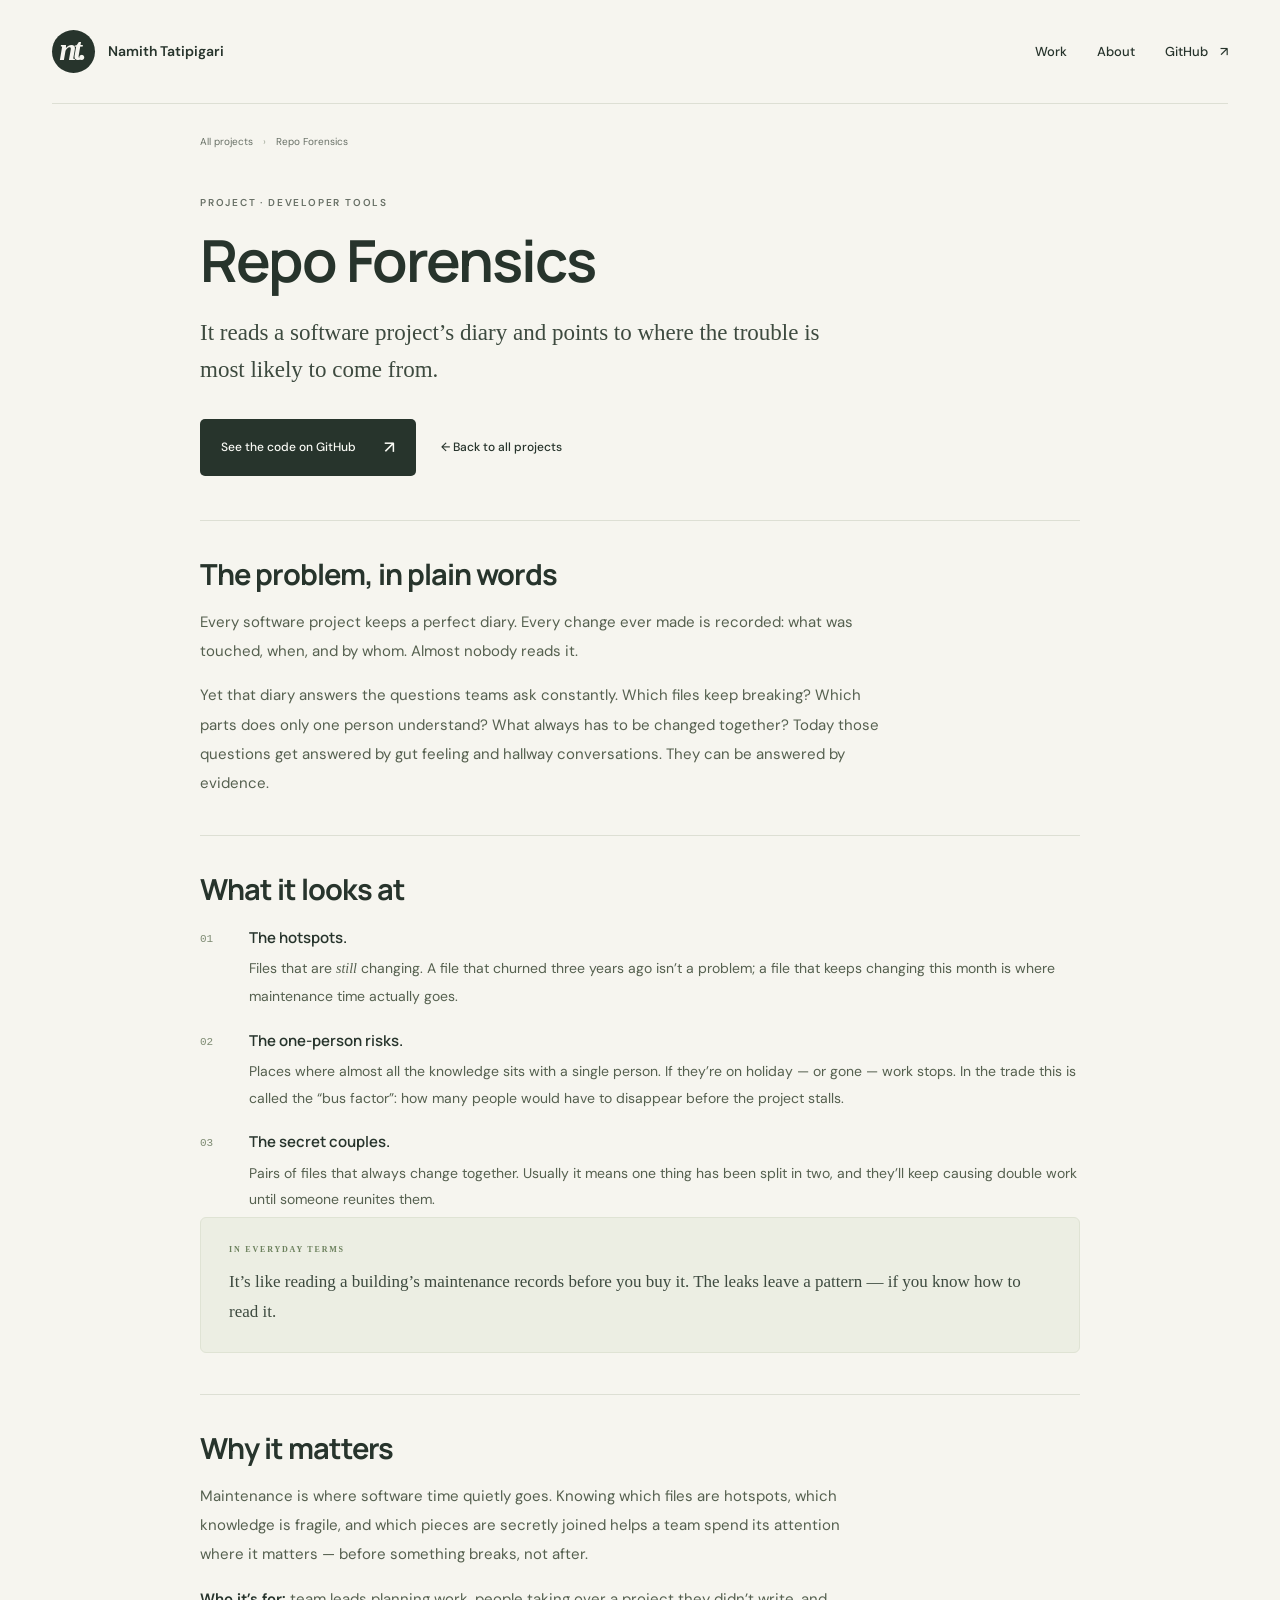
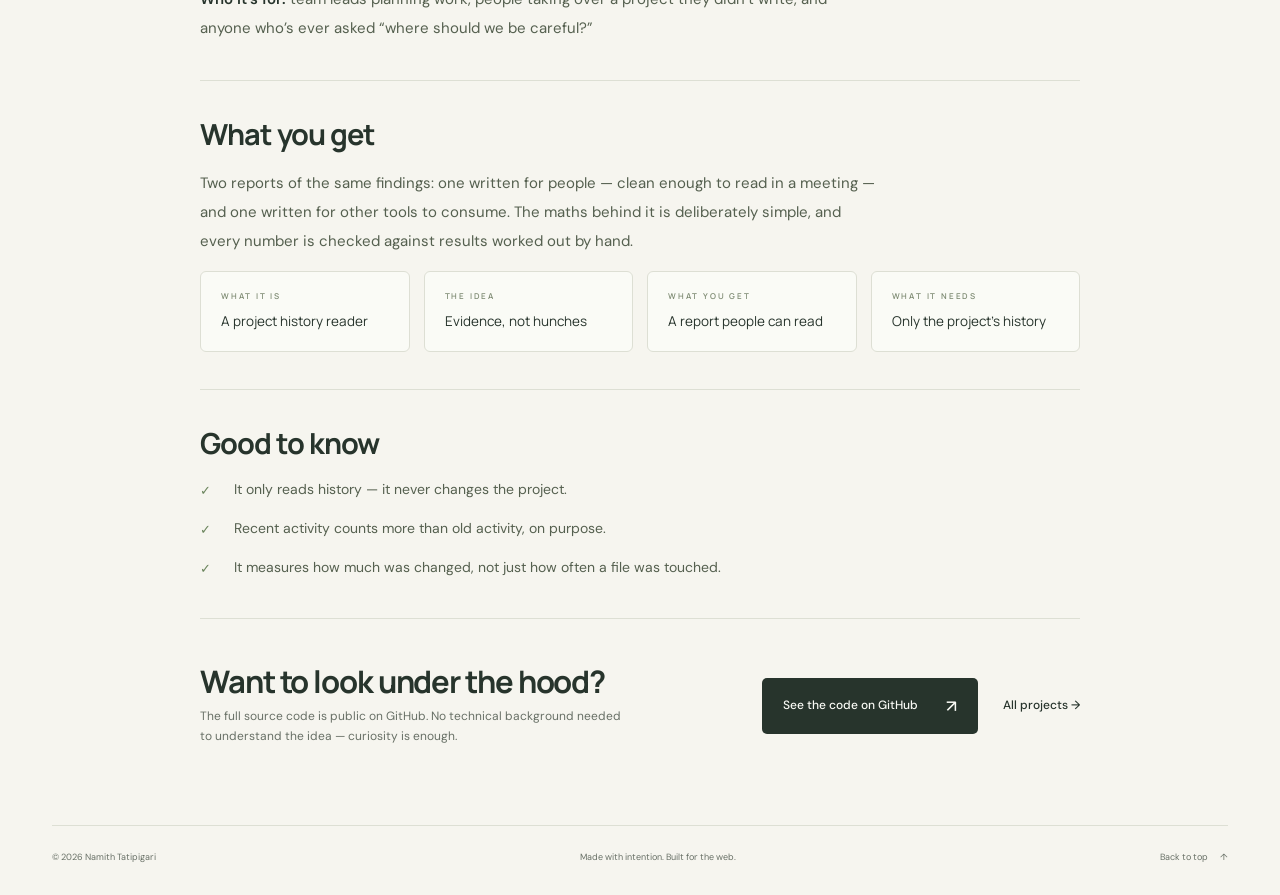
<file: projects/repo-forensics.html>
<!doctype html>
<html lang="en">
<head>
  <meta charset="utf-8">
  <meta name="viewport" content="width=device-width, initial-scale=1">
  <meta name="theme-color" content="#f6f5ef">
  <meta name="description" content="Repo Forensics, explained in plain language: it reads a software project's diary and points to where the trouble is most likely to come from.">
  <meta property="og:type" content="article">
  <meta property="og:title" content="Repo Forensics, explained — Namith Tatipigari">
  <meta property="og:description" content="It reads a software project's diary and points to where the trouble is most likely to come from. No technical background needed.">
  <link rel="canonical" href="https://namit1333.github.io/projects/repo-forensics.html">
  <link rel="icon" href="../favicon.svg" type="image/svg+xml">
  <link rel="stylesheet" href="../styles.css">
  <script src="../script.js" defer></script>
  <title>Repo Forensics, explained — Namith Tatipigari</title>
</head>
<body>
  <a class="skip-link" href="#main">Skip to content</a>
  <header class="site-header wrap">
    <a class="wordmark" href="../index.html" aria-label="Namith Tatipigari, home"><span class="monogram" aria-hidden="true">nt.</span><span>Namith Tatipigari</span></a>
    <nav aria-label="Main navigation">
      <a href="../index.html#work">Work</a>
      <a href="../index.html#about">About</a>
      <a class="nav-github" href="https://github.com/namit1333">GitHub <span aria-hidden="true">↗</span></a>
    </nav>
  </header>

  <main id="main" class="story">
    <nav class="breadcrumbs" aria-label="Breadcrumb">
      <a href="../index.html#work">All projects</a>
      <span aria-hidden="true">›</span>
      <span aria-current="page">Repo Forensics</span>
    </nav>

    <header class="story-hero">
      <p class="eyebrow">Project · Developer tools</p>
      <h1>Repo Forensics</h1>
      <p class="story-lede">It reads a software project’s diary and points to where the trouble is most likely to come from.</p>
      <div class="hero-actions">
        <a class="button button-dark" href="https://github.com/namit1333/repo-forensics">See the code on GitHub <span aria-hidden="true">↗</span></a>
        <a class="text-link" href="../index.html#work">← Back to all projects</a>
      </div>
    </header>

    <section class="story-section" aria-labelledby="forensics-problem">
      <h2 id="forensics-problem">The problem, in plain words</h2>
      <p>Every software project keeps a perfect diary. Every change ever made is recorded: what was touched, when, and by whom. Almost nobody reads it.</p>
      <p>Yet that diary answers the questions teams ask constantly. Which files keep breaking? Which parts does only one person understand? What always has to be changed together? Today those questions get answered by gut feeling and hallway conversations. They can be answered by evidence.</p>
    </section>

    <section class="story-section" aria-labelledby="forensics-how">
      <h2 id="forensics-how">What it looks at</h2>
      <ol class="story-list">
        <li><strong>The hotspots.</strong>Files that are <em>still</em> changing. A file that churned three years ago isn’t a problem; a file that keeps changing this month is where maintenance time actually goes.</li>
        <li><strong>The one-person risks.</strong>Places where almost all the knowledge sits with a single person. If they’re on holiday — or gone — work stops. In the trade this is called the “bus factor”: how many people would have to disappear before the project stalls.</li>
        <li><strong>The secret couples.</strong>Pairs of files that always change together. Usually it means one thing has been split in two, and they’ll keep causing double work until someone reunites them.</li>
      </ol>
      <div class="story-callout">
        <p class="eyebrow">In everyday terms</p>
        <p>It’s like reading a building’s maintenance records before you buy it. The leaks leave a pattern — if you know how to read it.</p>
      </div>
    </section>

    <section class="story-section" aria-labelledby="forensics-why">
      <h2 id="forensics-why">Why it matters</h2>
      <p>Maintenance is where software time quietly goes. Knowing which files are hotspots, which knowledge is fragile, and which pieces are secretly joined helps a team spend its attention where it matters — before something breaks, not after.</p>
      <p><strong>Who it’s for:</strong> team leads planning work, people taking over a project they didn’t write, and anyone who’s ever asked “where should we be careful?”</p>
    </section>

    <section class="story-section" aria-labelledby="forensics-output">
      <h2 id="forensics-output">What you get</h2>
      <p>Two reports of the same findings: one written for people — clean enough to read in a meeting — and one written for other tools to consume. The maths behind it is deliberately simple, and every number is checked against results worked out by hand.</p>
      <div class="story-facts">
        <div class="story-fact"><p class="eyebrow">What it is</p><p>A project history reader</p></div>
        <div class="story-fact"><p class="eyebrow">The idea</p><p>Evidence, not hunches</p></div>
        <div class="story-fact"><p class="eyebrow">What you get</p><p>A report people can read</p></div>
        <div class="story-fact"><p class="eyebrow">What it needs</p><p>Only the project’s history</p></div>
      </div>
    </section>

    <section class="story-section" aria-labelledby="forensics-notes">
      <h2 id="forensics-notes">Good to know</h2>
      <ul class="story-checks">
        <li>It only reads history — it never changes the project.</li>
        <li>Recent activity counts more than old activity, on purpose.</li>
        <li>It measures how much was changed, not just how often a file was touched.</li>
      </ul>
    </section>

    <section class="story-end">
      <div>
        <h2>Want to look under the hood?</h2>
        <p>The full source code is public on GitHub. No technical background needed to understand the idea — curiosity is enough.</p>
      </div>
      <div class="hero-actions">
        <a class="button button-dark" href="https://github.com/namit1333/repo-forensics">See the code on GitHub <span aria-hidden="true">↗</span></a>
        <a class="text-link" href="../index.html#work">All projects →</a>
      </div>
    </section>
  </main>

  <footer class="site-footer wrap"><span>© <span id="year">2026</span> Namith Tatipigari</span><span>Made with intention. Built for the web.</span><a href="#">Back to top <span aria-hidden="true">↑</span></a></footer>
</body>
</html>
</file>
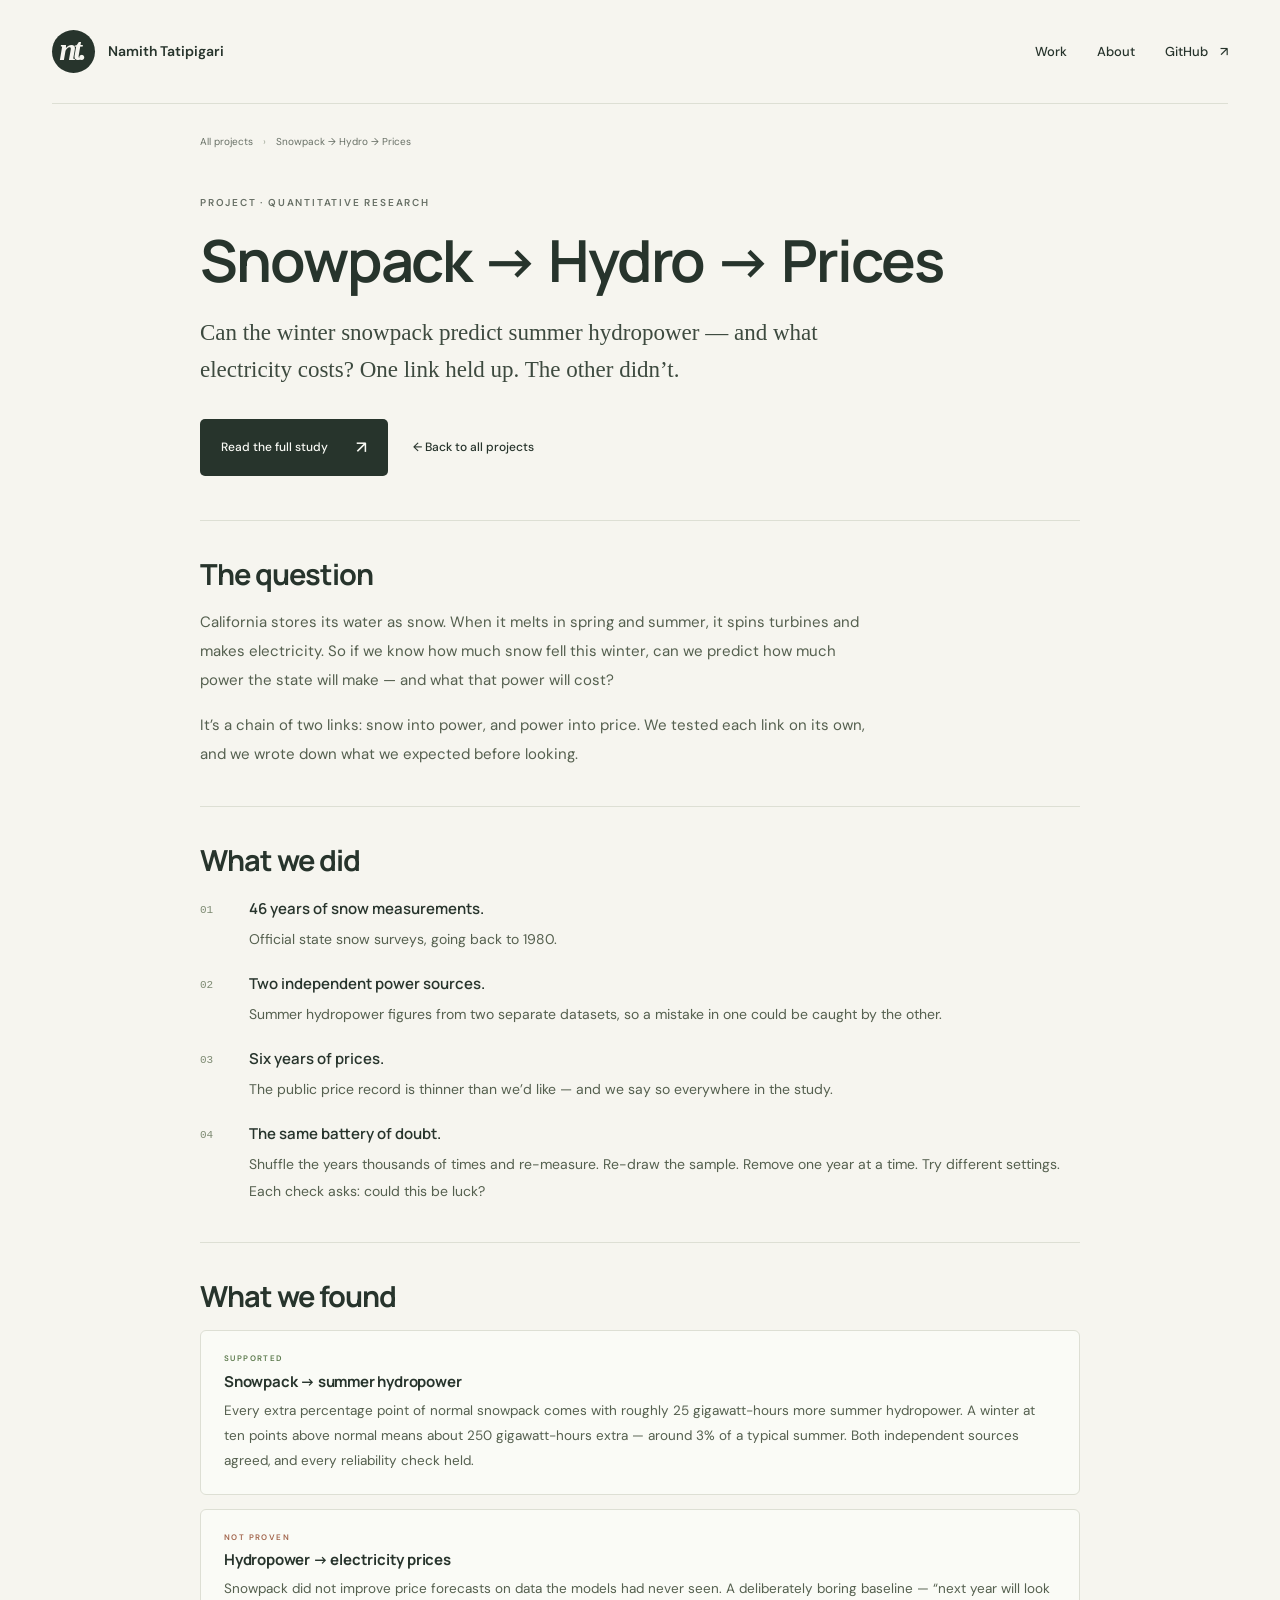
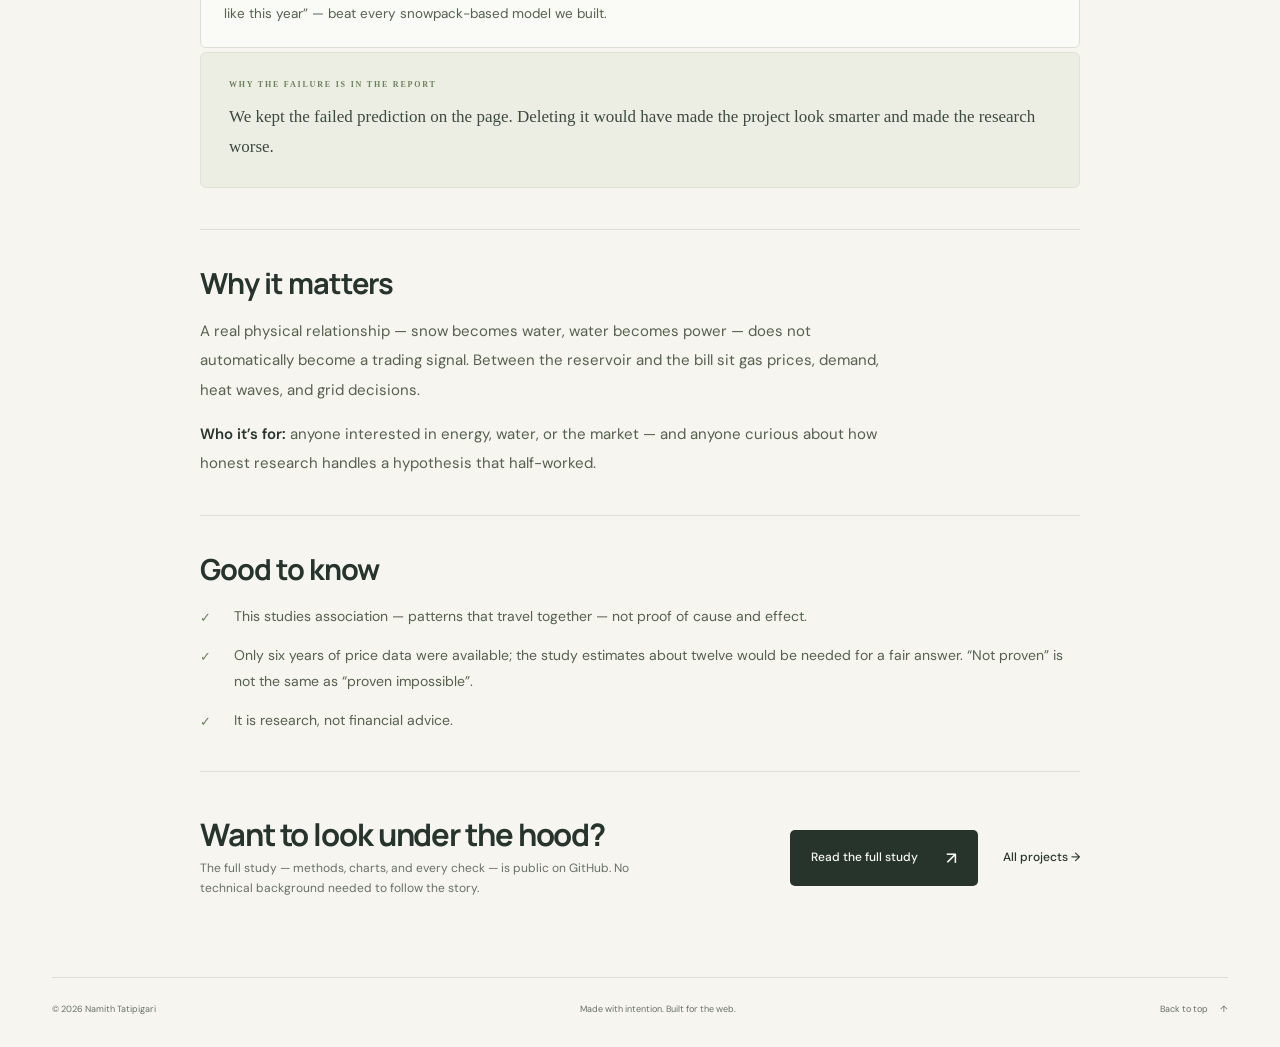
<file: projects/snowpack-hydro.html>
<!doctype html>
<html lang="en">
<head>
  <meta charset="utf-8">
  <meta name="viewport" content="width=device-width, initial-scale=1">
  <meta name="theme-color" content="#f6f5ef">
  <meta name="description" content="A California energy research project explained in plain language: snowpack predicts hydropower well, but did not improve price forecasts.">
  <meta property="og:type" content="article">
  <meta property="og:title" content="Snowpack → Hydro → Prices — Namith Tatipigari">
  <meta property="og:description" content="Can winter snow predict summer hydropower — and electricity prices? One link held up. The other didn't.">
  <link rel="canonical" href="https://namit1333.github.io/projects/snowpack-hydro.html">
  <link rel="icon" href="../favicon.svg" type="image/svg+xml">
  <link rel="stylesheet" href="../styles.css">
  <script src="../script.js" defer></script>
  <title>Snowpack → Hydro → Prices — Namith Tatipigari</title>
</head>
<body>
  <a class="skip-link" href="#main">Skip to content</a>
  <header class="site-header wrap">
    <a class="wordmark" href="../index.html" aria-label="Namith Tatipigari, home"><span class="monogram" aria-hidden="true">nt.</span><span>Namith Tatipigari</span></a>
    <nav aria-label="Main navigation">
      <a href="../index.html#work">Work</a>
      <a href="../index.html#about">About</a>
      <a class="nav-github" href="https://github.com/namit1333">GitHub <span aria-hidden="true">↗</span></a>
    </nav>
  </header>

  <main id="main" class="story">
    <nav class="breadcrumbs" aria-label="Breadcrumb">
      <a href="../index.html#work">All projects</a>
      <span aria-hidden="true">›</span>
      <span aria-current="page">Snowpack → Hydro → Prices</span>
    </nav>

    <header class="story-hero">
      <p class="eyebrow">Project · Quantitative research</p>
      <h1>Snowpack → Hydro → Prices</h1>
      <p class="story-lede">Can the winter snowpack predict summer hydropower — and what electricity costs? One link held up. The other didn’t.</p>
      <div class="hero-actions">
        <a class="button button-dark" href="https://github.com/namit1333/snowpack-hydro-prices">Read the full study <span aria-hidden="true">↗</span></a>
        <a class="text-link" href="../index.html#work">← Back to all projects</a>
      </div>
    </header>

    <section class="story-section" aria-labelledby="snowpack-question">
      <h2 id="snowpack-question">The question</h2>
      <p>California stores its water as snow. When it melts in spring and summer, it spins turbines and makes electricity. So if we know how much snow fell this winter, can we predict how much power the state will make — and what that power will cost?</p>
      <p>It’s a chain of two links: snow into power, and power into price. We tested each link on its own, and we wrote down what we expected before looking.</p>
    </section>

    <section class="story-section" aria-labelledby="snowpack-how">
      <h2 id="snowpack-how">What we did</h2>
      <ol class="story-list">
        <li><strong>46 years of snow measurements.</strong>Official state snow surveys, going back to 1980.</li>
        <li><strong>Two independent power sources.</strong>Summer hydropower figures from two separate datasets, so a mistake in one could be caught by the other.</li>
        <li><strong>Six years of prices.</strong>The public price record is thinner than we’d like — and we say so everywhere in the study.</li>
        <li><strong>The same battery of doubt.</strong>Shuffle the years thousands of times and re-measure. Re-draw the sample. Remove one year at a time. Try different settings. Each check asks: could this be luck?</li>
      </ol>
    </section>

    <section class="story-section" aria-labelledby="snowpack-findings">
      <h2 id="snowpack-findings">What we found</h2>
      <div class="story-findings">
        <div class="finding">
          <p class="eyebrow is-yes">Supported</p>
          <h3>Snowpack → summer hydropower</h3>
          <p>Every extra percentage point of normal snowpack comes with roughly 25 gigawatt-hours more summer hydropower. A winter at ten points above normal means about 250 gigawatt-hours extra — around 3% of a typical summer. Both independent sources agreed, and every reliability check held.</p>
        </div>
        <div class="finding">
          <p class="eyebrow is-no">Not proven</p>
          <h3>Hydropower → electricity prices</h3>
          <p>Snowpack did not improve price forecasts on data the models had never seen. A deliberately boring baseline — “next year will look like this year” — beat every snowpack-based model we built.</p>
        </div>
      </div>
      <div class="story-callout">
        <p class="eyebrow">Why the failure is in the report</p>
        <p>We kept the failed prediction on the page. Deleting it would have made the project look smarter and made the research worse.</p>
      </div>
    </section>

    <section class="story-section" aria-labelledby="snowpack-why">
      <h2 id="snowpack-why">Why it matters</h2>
      <p>A real physical relationship — snow becomes water, water becomes power — does not automatically become a trading signal. Between the reservoir and the bill sit gas prices, demand, heat waves, and grid decisions.</p>
      <p><strong>Who it’s for:</strong> anyone interested in energy, water, or the market — and anyone curious about how honest research handles a hypothesis that half-worked.</p>
    </section>

    <section class="story-section" aria-labelledby="snowpack-notes">
      <h2 id="snowpack-notes">Good to know</h2>
      <ul class="story-checks">
        <li>This studies association — patterns that travel together — not proof of cause and effect.</li>
        <li>Only six years of price data were available; the study estimates about twelve would be needed for a fair answer. “Not proven” is not the same as “proven impossible”.</li>
        <li>It is research, not financial advice.</li>
      </ul>
    </section>

    <section class="story-end">
      <div>
        <h2>Want to look under the hood?</h2>
        <p>The full study — methods, charts, and every check — is public on GitHub. No technical background needed to follow the story.</p>
      </div>
      <div class="hero-actions">
        <a class="button button-dark" href="https://github.com/namit1333/snowpack-hydro-prices">Read the full study <span aria-hidden="true">↗</span></a>
        <a class="text-link" href="../index.html#work">All projects →</a>
      </div>
    </section>
  </main>

  <footer class="site-footer wrap"><span>© <span id="year">2026</span> Namith Tatipigari</span><span>Made with intention. Built for the web.</span><a href="#">Back to top <span aria-hidden="true">↑</span></a></footer>
</body>
</html>
</file>
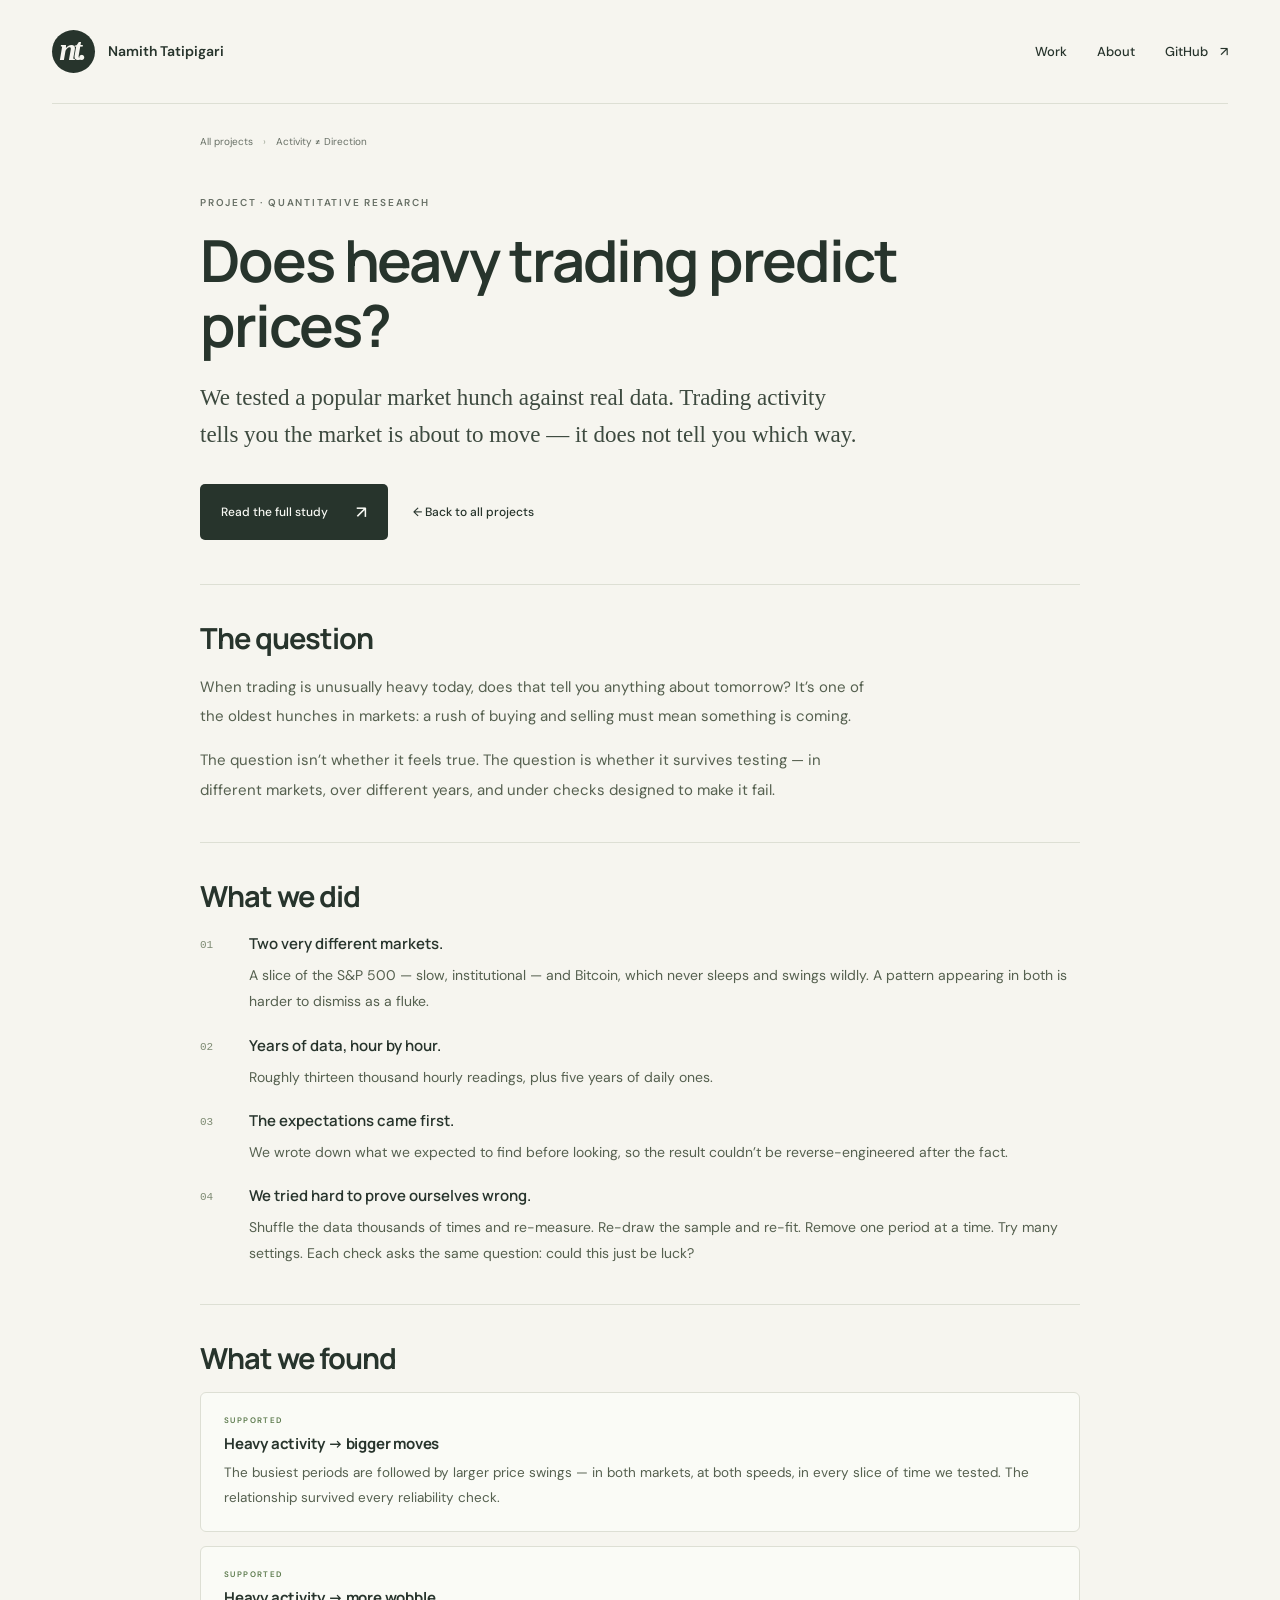
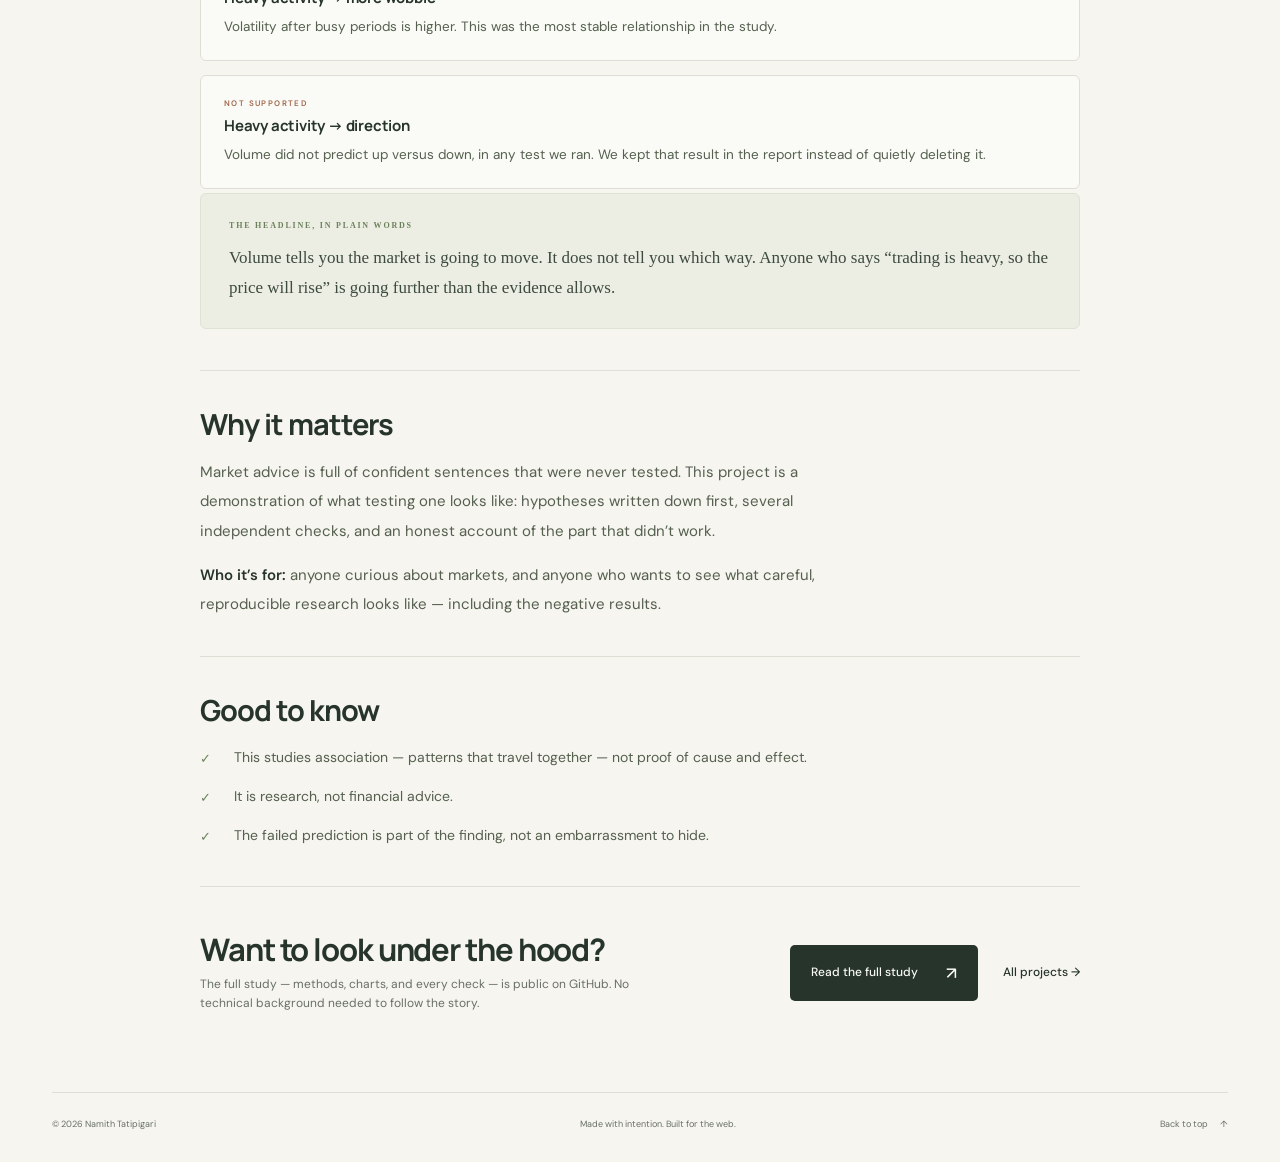
<file: projects/trading-activity.html>
<!doctype html>
<html lang="en">
<head>
  <meta charset="utf-8">
  <meta name="viewport" content="width=device-width, initial-scale=1">
  <meta name="theme-color" content="#f6f5ef">
  <meta name="description" content="A market research project explained in plain language: does heavy trading predict where prices go? It predicts movement — not direction.">
  <meta property="og:type" content="article">
  <meta property="og:title" content="Does heavy trading predict prices? — Namith Tatipigari">
  <meta property="og:description" content="We tested a popular market hunch against real data. Trading activity tells you the market will move — not which way.">
  <link rel="canonical" href="https://namit1333.github.io/projects/trading-activity.html">
  <link rel="icon" href="../favicon.svg" type="image/svg+xml">
  <link rel="stylesheet" href="../styles.css">
  <script src="../script.js" defer></script>
  <title>Does heavy trading predict prices? — Namith Tatipigari</title>
</head>
<body>
  <a class="skip-link" href="#main">Skip to content</a>
  <header class="site-header wrap">
    <a class="wordmark" href="../index.html" aria-label="Namith Tatipigari, home"><span class="monogram" aria-hidden="true">nt.</span><span>Namith Tatipigari</span></a>
    <nav aria-label="Main navigation">
      <a href="../index.html#work">Work</a>
      <a href="../index.html#about">About</a>
      <a class="nav-github" href="https://github.com/namit1333">GitHub <span aria-hidden="true">↗</span></a>
    </nav>
  </header>

  <main id="main" class="story">
    <nav class="breadcrumbs" aria-label="Breadcrumb">
      <a href="../index.html#work">All projects</a>
      <span aria-hidden="true">›</span>
      <span aria-current="page">Activity ≠ Direction</span>
    </nav>

    <header class="story-hero">
      <p class="eyebrow">Project · Quantitative research</p>
      <h1>Does heavy trading predict prices?</h1>
      <p class="story-lede">We tested a popular market hunch against real data. Trading activity tells you the market is about to move — it does not tell you which way.</p>
      <div class="hero-actions">
        <a class="button button-dark" href="https://github.com/namit1333/trading-activity-price-movement">Read the full study <span aria-hidden="true">↗</span></a>
        <a class="text-link" href="../index.html#work">← Back to all projects</a>
      </div>
    </header>

    <section class="story-section" aria-labelledby="trading-question">
      <h2 id="trading-question">The question</h2>
      <p>When trading is unusually heavy today, does that tell you anything about tomorrow? It’s one of the oldest hunches in markets: a rush of buying and selling must mean something is coming.</p>
      <p>The question isn’t whether it feels true. The question is whether it survives testing — in different markets, over different years, and under checks designed to make it fail.</p>
    </section>

    <section class="story-section" aria-labelledby="trading-how">
      <h2 id="trading-how">What we did</h2>
      <ol class="story-list">
        <li><strong>Two very different markets.</strong>A slice of the S&amp;P 500 — slow, institutional — and Bitcoin, which never sleeps and swings wildly. A pattern appearing in both is harder to dismiss as a fluke.</li>
        <li><strong>Years of data, hour by hour.</strong>Roughly thirteen thousand hourly readings, plus five years of daily ones.</li>
        <li><strong>The expectations came first.</strong>We wrote down what we expected to find before looking, so the result couldn’t be reverse-engineered after the fact.</li>
        <li><strong>We tried hard to prove ourselves wrong.</strong>Shuffle the data thousands of times and re-measure. Re-draw the sample and re-fit. Remove one period at a time. Try many settings. Each check asks the same question: could this just be luck?</li>
      </ol>
    </section>

    <section class="story-section" aria-labelledby="trading-findings">
      <h2 id="trading-findings">What we found</h2>
      <div class="story-findings">
        <div class="finding">
          <p class="eyebrow is-yes">Supported</p>
          <h3>Heavy activity → bigger moves</h3>
          <p>The busiest periods are followed by larger price swings — in both markets, at both speeds, in every slice of time we tested. The relationship survived every reliability check.</p>
        </div>
        <div class="finding">
          <p class="eyebrow is-yes">Supported</p>
          <h3>Heavy activity → more wobble</h3>
          <p>Volatility after busy periods is higher. This was the most stable relationship in the study.</p>
        </div>
        <div class="finding">
          <p class="eyebrow is-no">Not supported</p>
          <h3>Heavy activity → direction</h3>
          <p>Volume did not predict up versus down, in any test we ran. We kept that result in the report instead of quietly deleting it.</p>
        </div>
      </div>
      <div class="story-callout">
        <p class="eyebrow">The headline, in plain words</p>
        <p>Volume tells you the market is going to move. It does not tell you which way. Anyone who says “trading is heavy, so the price will rise” is going further than the evidence allows.</p>
      </div>
    </section>

    <section class="story-section" aria-labelledby="trading-why">
      <h2 id="trading-why">Why it matters</h2>
      <p>Market advice is full of confident sentences that were never tested. This project is a demonstration of what testing one looks like: hypotheses written down first, several independent checks, and an honest account of the part that didn’t work.</p>
      <p><strong>Who it’s for:</strong> anyone curious about markets, and anyone who wants to see what careful, reproducible research looks like — including the negative results.</p>
    </section>

    <section class="story-section" aria-labelledby="trading-notes">
      <h2 id="trading-notes">Good to know</h2>
      <ul class="story-checks">
        <li>This studies association — patterns that travel together — not proof of cause and effect.</li>
        <li>It is research, not financial advice.</li>
        <li>The failed prediction is part of the finding, not an embarrassment to hide.</li>
      </ul>
    </section>

    <section class="story-end">
      <div>
        <h2>Want to look under the hood?</h2>
        <p>The full study — methods, charts, and every check — is public on GitHub. No technical background needed to follow the story.</p>
      </div>
      <div class="hero-actions">
        <a class="button button-dark" href="https://github.com/namit1333/trading-activity-price-movement">Read the full study <span aria-hidden="true">↗</span></a>
        <a class="text-link" href="../index.html#work">All projects →</a>
      </div>
    </section>
  </main>

  <footer class="site-footer wrap"><span>© <span id="year">2026</span> Namith Tatipigari</span><span>Made with intention. Built for the web.</span><a href="#">Back to top <span aria-hidden="true">↑</span></a></footer>
</body>
</html>
</file>
<file: styles.css>
@import url('https://fonts.googleapis.com/css2?family=DM+Sans:wght@400;450;500;550;600;650;700&family=Manrope:wght@400;500;600;650;700;750;800&display=swap');

:root{--paper:#f6f5ef;--ink:#27342c;--muted:#687066;--line:#dddfd4;--green:#dfe5d4;--accent:#57764c;--serif:Georgia,'Times New Roman',serif;--sans:'DM Sans',system-ui,-apple-system,BlinkMacSystemFont,'Segoe UI',sans-serif;--heading:Manrope,var(--sans);--card:#fafbf6;--tint:#eceee3}

*{box-sizing:border-box}html{scroll-behavior:smooth;scroll-padding-top:30px}body{margin:0;background:var(--paper);color:var(--ink);font-family:var(--sans);font-size:15px;line-height:1.65;-webkit-font-smoothing:antialiased}a{color:inherit;text-decoration:none}button{font:inherit}::selection{background:#cfdbc0}.wrap{width:min(1180px,calc(100% - 104px));margin-inline:auto}h1,h2,h3,p,dl,dd,ol,ul{margin:0}ol,ul{padding:0;list-style:none}h1,h2,h3{font-family:var(--heading);line-height:1.12;letter-spacing:-.02em}em{font-family:var(--serif);font-style:italic;font-weight:400}a:focus-visible,button:focus-visible{outline:3px solid #57764c;outline-offset:6px}.skip-link{position:fixed;left:20px;top:-80px;background:var(--ink);color:white;padding:12px 20px;z-index:10}.skip-link:focus{top:12px}.sr-only{position:absolute;width:1px;height:1px;padding:0;margin:-1px;overflow:hidden;clip:rect(0,0,0,0);white-space:nowrap;border:0}[hidden]{display:none!important}

/* shared chrome */
.eyebrow{font-family:var(--sans);font-size:10px;font-weight:600;letter-spacing:1.8px;text-transform:uppercase}.site-header{height:104px;display:flex;align-items:center;justify-content:space-between;gap:20px;border-bottom:1px solid var(--line)}.wordmark{display:flex;align-items:center;gap:13px;font-weight:600;font-size:14px}.monogram{font-family:var(--serif);font-size:31px;font-style:italic;font-weight:700;letter-spacing:-3px;background:var(--ink);color:var(--paper);width:43px;height:43px;line-height:39px;text-align:center;border-radius:50%;padding-right:4px}.site-header nav{display:flex;gap:30px;align-items:center;font-size:13px;font-weight:500}.site-header nav a:hover{color:var(--accent)}.nav-github{display:flex;gap:12px}.hero-actions{display:flex;align-items:center;gap:25px;margin-top:30px;flex-wrap:wrap}.button{display:inline-flex;align-items:center;justify-content:space-between;gap:28px;padding:14px 21px;border-radius:5px;font-size:12px;font-weight:500;transition:background .2s,transform .2s,border-color .2s;border:0;cursor:pointer}.button:hover{transform:translateY(-2px)}.button-dark{background:var(--ink);color:#f9faf5}.button-dark:hover{background:#40533b}.button span{font-size:17px}.button-quiet{background:transparent;border:1px solid var(--line);color:var(--ink)}.button-quiet:hover{border-color:#a6b599;background:#e9ecdf}.text-link{display:inline-flex;align-items:center;gap:13px;font-size:12px;font-weight:500}.text-link:hover{text-decoration:underline;text-underline-offset:5px}

/* hero */
.hero{display:grid;grid-template-columns:1.22fr .78fr;gap:64px;align-items:start;padding-block:82px 62px}.hero-copy .eyebrow{display:flex;align-items:center;gap:9px;font-size:9px;letter-spacing:1.5px;color:var(--muted)}.status-dot{width:6px;height:6px;border-radius:50%;background:#68845c}.hero h1{font-size:clamp(42px,5.6vw,76px);font-weight:700;letter-spacing:-.035em;line-height:1.04;margin:22px 0 26px}.hero h1 em{font-size:1.04em;color:#627b54;letter-spacing:-.02em}.hero-intro{color:var(--muted);font-size:16px;line-height:1.85;max-width:560px}.hero-intro strong{color:var(--ink);font-weight:600}
.fact-panel{background:var(--card);border:1px solid var(--line);border-radius:8px;padding:26px 28px;position:relative;isolation:isolate;overflow:hidden}.fact-panel:before{content:'';position:absolute;inset:0;background-image:radial-gradient(#c9cebd 1px,transparent 1px);background-size:16px 16px;opacity:.35;z-index:-1}.fact-panel>.eyebrow{color:var(--muted);margin-bottom:16px}.fact-list{display:grid;gap:13px}.fact-list>div{display:grid;gap:3px}.fact-list dt{font-size:9px;letter-spacing:1.3px;text-transform:uppercase;color:#7e8b73;font-weight:600}.fact-list dd{margin:0;font-family:var(--heading);font-size:13.5px;line-height:1.55;color:var(--ink);font-weight:550}

/* stat band */
.stat-band{display:grid;grid-template-columns:repeat(4,1fr);border-block:1px solid var(--line)}.stat{display:grid;gap:9px;padding:27px 26px;border-left:1px solid var(--line)}.stat:first-child{border-left:0;padding-left:0}.stat strong{font-family:var(--heading);font-size:34px;font-weight:700;letter-spacing:-1.5px;line-height:1}.stat span{font-size:11px;color:var(--muted);line-height:1.7}

/* section scaffolding */
.work-section{padding-block:78px 60px;scroll-margin-top:25px}.section-heading{display:flex;align-items:flex-end;justify-content:space-between;gap:30px;margin-bottom:30px}.section-number{font-size:9px;letter-spacing:1.5px;color:var(--muted);margin-bottom:15px}.section-heading h2{font-size:clamp(28px,3.4vw,42px);letter-spacing:-1.6px;font-weight:650}.section-heading>p{font-size:11px;color:var(--muted);text-align:right;line-height:1.8}
.filters{display:flex;gap:9px;flex-wrap:wrap;margin-bottom:26px}.filter{border:1px solid var(--line);background:transparent;color:var(--muted);border-radius:4px;padding:8px 14px;cursor:pointer;font-size:10px;letter-spacing:.4px}.filter.is-active{background:var(--ink);color:var(--paper);border-color:var(--ink)}.filter:not(.is-active):hover{border-color:#cbd2c1;background:#e9ecdf}.filter span{font-size:8px;color:#c0c8b7;margin-left:7px}

/* project cards */
.project-grid{display:grid;grid-template-columns:repeat(2,minmax(0,1fr));gap:20px}.project{border:1px solid var(--line);background:var(--card);border-radius:8px;transition:transform .2s,border-color .2s,box-shadow .2s;display:flex;flex-direction:column}.project:hover{transform:translateY(-4px);border-color:#a6b599;box-shadow:0 10px 24px #27342c0a}.project-content{padding:26px 28px;display:flex;flex-direction:column;flex:1}.project-kicker{display:flex;justify-content:space-between;align-items:center;gap:12px;color:#6f7b66;font-size:8.5px;letter-spacing:1.3px;font-weight:600;text-transform:uppercase}.project-arrow{font-size:19px;line-height:1;font-weight:400;transition:transform .2s}.project:hover .project-arrow{transform:translate(2px,-2px)}.project-claim{font-family:var(--serif);font-style:italic;font-size:15.5px;line-height:1.55;color:#4a5a4c;margin:16px 0 10px}.project h3{font-size:21px;letter-spacing:-.6px;font-weight:650}.project-desc{font-size:12.5px;color:var(--muted);line-height:1.85;margin-top:11px}.project-desc strong{color:var(--ink);font-weight:600}.metrics{display:flex;flex-wrap:wrap;gap:6px;margin-top:15px}.metrics li{font-family:var(--heading);font-size:9px;font-weight:650;letter-spacing:.6px;text-transform:uppercase;color:#4c6440;background:#e9eee0;border:1px solid #d6ddc8;border-radius:3px;padding:4px 8px}.project-bottom{display:flex;justify-content:space-between;gap:10px;align-items:center;margin-top:auto;padding-top:22px;flex-wrap:wrap}.tags{display:flex;flex-wrap:wrap;gap:6px}.tags span{font-size:8px;background:#eef0e7;color:#65715c;border:1px solid #e3e7da;padding:3px 8px;border-radius:3px}.project-note,.source-label{font-size:9px;color:var(--muted)}.source-label span{margin-left:4px}.all-repos{display:flex;justify-content:center;margin-top:32px;color:var(--muted);font-size:11px}

/* experience */
.experience-section{background:var(--tint);border-block:1px solid var(--line);padding-block:72px;scroll-margin-top:25px}.experience{display:grid}.exp-row{display:grid;grid-template-columns:200px 1fr;gap:34px;padding-block:28px;border-top:1px solid #d5dbcb}.exp-row:first-child{border-top:0;padding-top:6px}.exp-row:last-child{padding-bottom:0}.exp-when{display:grid;gap:5px;font-family:monospace;font-size:10px;letter-spacing:.8px;color:#7e8b73;padding-top:4px}.exp-main h3{font-size:19px;letter-spacing:-.5px;font-weight:650}.exp-role{font-size:11px;font-weight:600;letter-spacing:.6px;color:#57764c;text-transform:uppercase;margin-top:5px}.exp-points{display:grid;gap:9px;margin-top:13px}.exp-points li{position:relative;padding-left:18px;font-size:13px;line-height:1.85;color:#55604f;max-width:720px}.exp-points li:before{content:'—';position:absolute;left:0;color:#8b967e}

/* toolkit */
.toolkit-section{padding-block:72px 56px}.toolkit{display:grid;grid-template-columns:repeat(3,1fr);gap:26px}.tool-group{border-top:2px solid var(--ink);padding-top:16px}.tool-group h3{font-size:13px;font-weight:650;letter-spacing:.2px;margin-bottom:13px}.chip-list{display:flex;flex-wrap:wrap;gap:7px}.chip-list li{font-size:11px;font-weight:500;color:#3d4a3f;background:var(--card);border:1px solid var(--line);border-radius:20px;padding:5px 12px}.chip-list.quiet li{background:transparent;border-style:dashed;color:var(--muted)}

/* about */
.about-section{border-block:1px solid var(--line);background:var(--tint);padding-block:74px}.about-layout{display:grid;grid-template-columns:1.05fr 1fr;gap:80px;align-items:start}.about-layout h2{font-size:clamp(28px,3.4vw,42px);letter-spacing:-1.5px;line-height:1.22;font-weight:650;margin-bottom:20px}.about-layout h2 em{color:#66805b}.about-intro{color:var(--muted);font-size:13.5px;line-height:1.95;margin-bottom:16px;max-width:520px}.about-intro strong{color:var(--ink);font-weight:600}.about-panels{display:grid;gap:14px}.about-card{background:var(--card);border:1px solid var(--line);border-radius:8px;padding:20px 22px}.about-card>.eyebrow{color:#7e8b73;font-size:8px;margin-bottom:10px}.about-card .eyebrow.aside{margin-top:16px}.about-card h3{font-size:15px;letter-spacing:-.2px;font-weight:650}.about-card-line{font-size:11.5px;color:var(--ink);font-weight:500;margin-top:6px;line-height:1.7}.about-card-note{font-size:11px;color:var(--muted);line-height:1.8;margin-top:7px}.open-list{display:grid;gap:11px}.open-list li{display:grid;gap:2px}.open-list strong{font-size:12.5px;font-weight:650}.open-list span{font-size:11px;color:var(--muted)}

/* contact + footer */
.contact-section{padding-block:76px 58px;scroll-margin-top:25px}.contact-section>.eyebrow{color:var(--muted);font-size:9px;margin-bottom:22px}.contact-row{display:flex;align-items:flex-end;justify-content:space-between;gap:40px;flex-wrap:wrap}.contact-row h2{font-size:clamp(34px,4.6vw,58px);letter-spacing:-2px;font-weight:650;line-height:1.1}.contact-row h2 em{color:#66805b}.contact-actions{display:flex;align-items:center;gap:18px;flex-wrap:wrap}.contact-note{color:var(--muted);font-size:11px;margin-top:20px}.site-footer{border-top:1px solid var(--line);display:flex;align-items:center;justify-content:space-between;gap:20px;padding-block:24px 30px;color:var(--muted);font-size:9px}.site-footer>a{display:flex;gap:12px}.site-footer>a:hover{color:var(--ink)}

/* responsive */
@media(max-width:1050px){.wrap{width:calc(100% - 64px)}.hero{gap:36px;padding-block:64px}.hero h1{font-size:clamp(38px,5vw,58px)}.stat-band{grid-template-columns:repeat(2,1fr)}.stat{padding:22px 20px}.stat:nth-child(3){border-left:0;padding-left:0}.stat:nth-child(n+3){border-top:1px solid var(--line)}.about-layout{gap:44px}.exp-row{grid-template-columns:160px 1fr;gap:24px}.section-heading h2{font-size:clamp(26px,3.4vw,36px)}}
@media(max-width:760px){.wrap{width:calc(100% - 44px)}.site-header{height:83px}.wordmark{gap:10px;font-size:12px}.monogram{width:35px;height:35px;line-height:32px;font-size:26px;letter-spacing:-2px}.site-header nav{gap:18px;font-size:12px}.hero{grid-template-columns:1fr;gap:30px;padding-top:48px;padding-bottom:40px}.hero h1{font-size:clamp(38px,10vw,52px);letter-spacing:-2.2px}.hero-intro{font-size:14px}.hero-actions{gap:18px}.stat strong{font-size:27px}.work-section{padding-top:52px;padding-bottom:44px}.section-heading{flex-direction:column;align-items:flex-start;gap:10px;margin-bottom:22px}.section-heading>p{display:none}.filters{gap:5px;margin-bottom:21px}.filter{padding:7px 11px;font-size:9px}.project-grid{gap:15px}.project-content{padding:22px}.project h3{font-size:19px}.project-claim{font-size:14.5px}.exp-row{grid-template-columns:1fr;gap:10px}.exp-when{display:flex;gap:14px;padding-top:0}.experience-section{padding-block:52px}.toolkit-section{padding-block:52px 44px}.toolkit{gap:22px}.about-section{padding-block:52px}.about-layout{grid-template-columns:1fr;gap:34px}.contact-section{padding-block:52px 44px}.contact-row{flex-direction:column;align-items:flex-start;gap:24px}.contact-row h2{font-size:clamp(32px,9vw,44px)}.site-footer{flex-wrap:wrap;gap:12px;padding-block:21px}}
@media(max-width:640px){.site-header nav a:not(.nav-github){display:none}}
@media(max-width:480px){.stat-band{grid-template-columns:1fr}.stat{border-left:0;border-top:1px solid var(--line);padding:18px 0}.stat:first-child{border-top:0}.hero-actions .text-link{font-size:10px}.button{padding:12px 16px;gap:16px;font-size:11px}.contact-actions{gap:14px}}
@media(prefers-reduced-motion:reduce){html{scroll-behavior:auto}*,*:before,*:after{transition:none!important;animation:none!important}}

.project{position:relative}.project-link{color:inherit}.project-link:after{content:'';position:absolute;inset:0;z-index:1}.project:has(.project-link:focus-visible){outline:3px solid #57764c;outline-offset:5px}.project .source-label,.project .project-note{position:relative;z-index:2}.project .source-label:hover{color:var(--ink);text-decoration:underline;text-underline-offset:4px}

/* project story pages */
.story{width:min(880px,calc(100% - 104px));margin-inline:auto;padding-block:30px 78px}.breadcrumbs{display:flex;align-items:center;gap:10px;font-size:10px;color:var(--muted);margin-bottom:12px}.breadcrumbs a:hover{color:var(--ink);text-decoration:underline;text-underline-offset:4px}.breadcrumbs [aria-hidden]{color:#a2aa9a}.story-hero{padding-block:32px 44px;border-bottom:1px solid var(--line)}.story-hero>.eyebrow{color:var(--muted)}.story-hero h1{font-size:clamp(37px,5.6vw,58px);letter-spacing:-2.1px;font-weight:650;margin:17px 0 21px}.story-lede{font-family:var(--serif);font-size:clamp(19px,2.3vw,23px);line-height:1.62;color:#3d4a3f;max-width:660px}.story-hero .hero-actions{margin-top:31px}.story-section{padding-block:37px;border-bottom:1px solid var(--line)}.story-section h2{font-size:clamp(23px,2.9vw,29px);letter-spacing:-1px;margin-bottom:18px}.story-section h3{font-family:var(--heading);font-size:15px;letter-spacing:-.2px}.story-section p{font-size:15px;line-height:1.95;color:#55604f;margin-bottom:15px;max-width:680px}.story-section p:last-child{margin-bottom:0}.story-section p strong,.story-section li strong{color:var(--ink);font-weight:600}.story-list{margin:0;padding:0;list-style:none;display:grid;gap:17px;counter-reset:step}.story-list li{counter-increment:step;position:relative;padding-left:49px;font-size:14px;line-height:1.9;color:#55604f}.story-list li:before{content:counter(step,decimal-leading-zero);position:absolute;left:0;top:5px;font-family:monospace;font-size:11px;color:#7e8b73}.story-list li strong{display:block;font-family:var(--heading);font-size:15px;margin-bottom:3px}.story-checks{margin:0;padding:0;list-style:none;display:grid;gap:13px}.story-checks li{display:grid;grid-template-columns:22px 1fr;gap:12px;font-size:14px;line-height:1.85;color:#55604f}.story-checks li:before{content:'✓';color:#6a845c;font-size:13px;padding-top:2px}.story-callout{background:#eceee3;border:1px solid #dfe3d4;border-radius:6px;padding:25px 28px;margin-block:4px}.story-callout .eyebrow{color:#6b805c;font-size:8px;margin-bottom:10px}.story-callout p{margin:0;font-family:var(--serif);font-size:17px;line-height:1.75;color:#3d4a3f;max-width:none}.story-findings{display:grid;gap:14px}.finding{border:1px solid var(--line);border-radius:6px;background:#fafbf6;padding:20px 23px}.finding .eyebrow{font-size:8px;letter-spacing:1.4px;margin-bottom:8px}.finding .is-yes{color:#5c7a4d}.finding .is-no{color:#a2664d}.finding h3{margin-bottom:8px}.finding p{margin:0;font-size:13.5px;line-height:1.85;max-width:none}.story-facts{display:grid;grid-template-columns:repeat(auto-fit,minmax(190px,1fr));gap:14px}.story-fact{background:#fafbf6;border:1px solid var(--line);border-radius:6px;padding:18px 20px}.story-fact .eyebrow{font-size:8px;color:#7e8b73;margin-bottom:8px}.story-fact p{margin:0;font-family:var(--heading);font-size:13.5px;line-height:1.6;color:var(--ink);max-width:none}.story-end{padding-block:45px 0;display:flex;flex-wrap:wrap;align-items:center;justify-content:space-between;gap:24px}.story-end h2{font-size:clamp(23px,3.2vw,31px);letter-spacing:-1.1px;margin-bottom:8px}.story-end p{color:var(--muted);font-size:12px;max-width:430px}.story-end .hero-actions{margin-top:0}
@media(max-width:760px){.story{width:calc(100% - 44px);padding-block:24px 55px}.story-hero{padding-block:25px 35px}.story-hero .hero-actions{flex-direction:column;align-items:flex-start;gap:18px}.story-section{padding-block:30px}.story-list li{padding-left:38px}.story-section p{font-size:14px}.story-callout{padding:20px 21px}.story-callout p{font-size:15px}.story-end{flex-direction:column;align-items:flex-start}}
</file>
